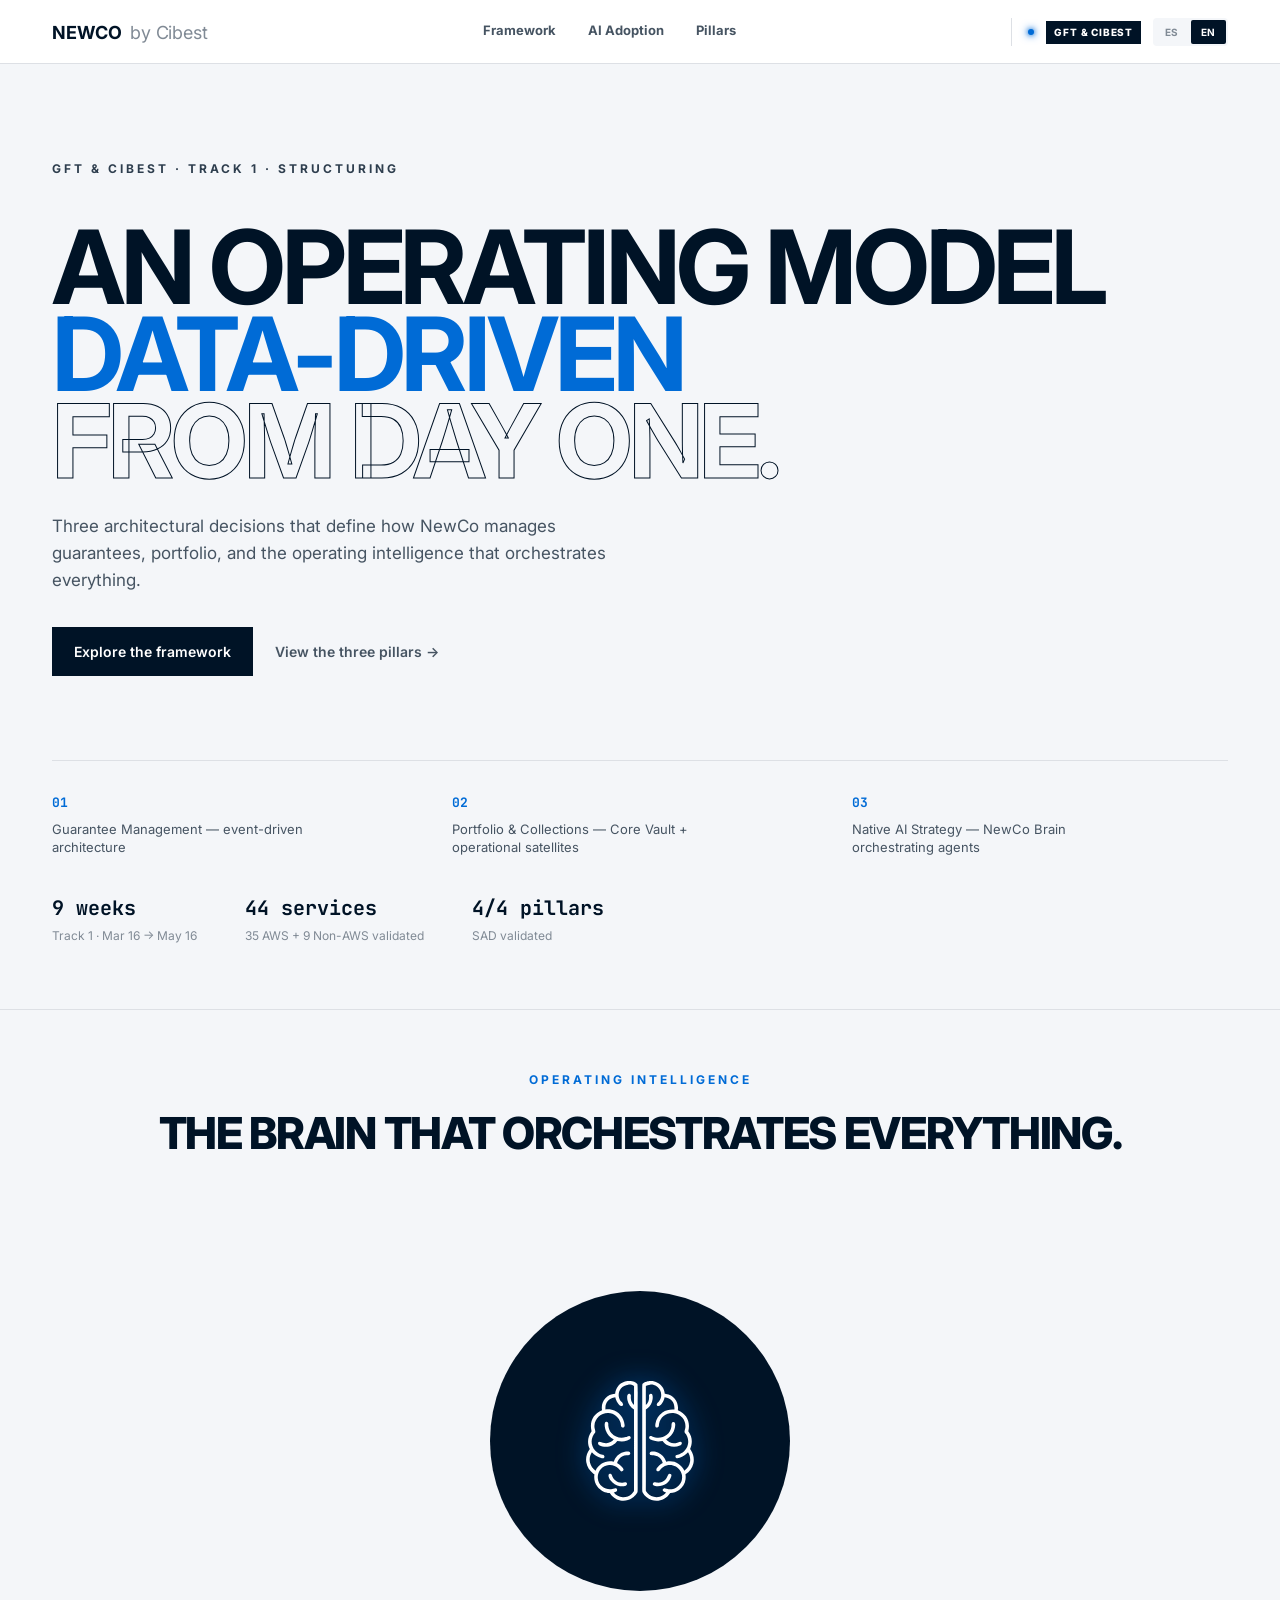
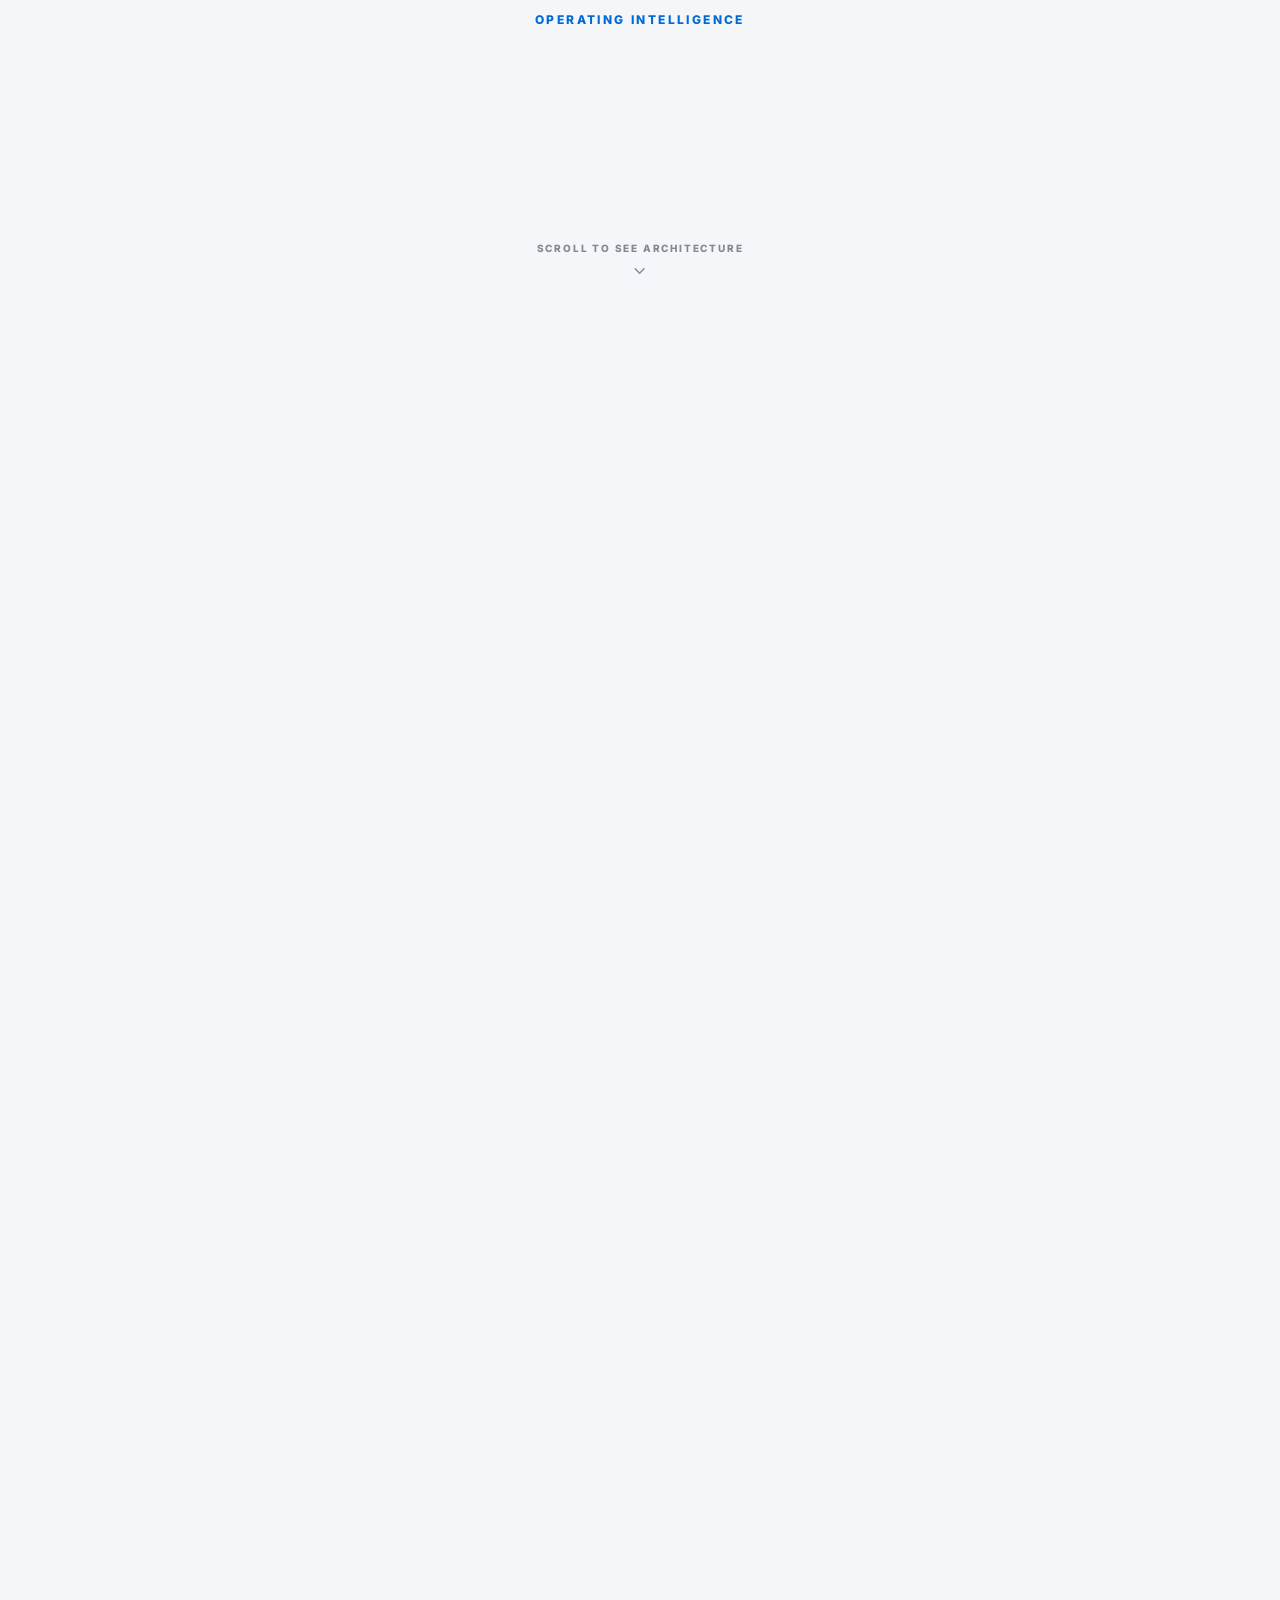
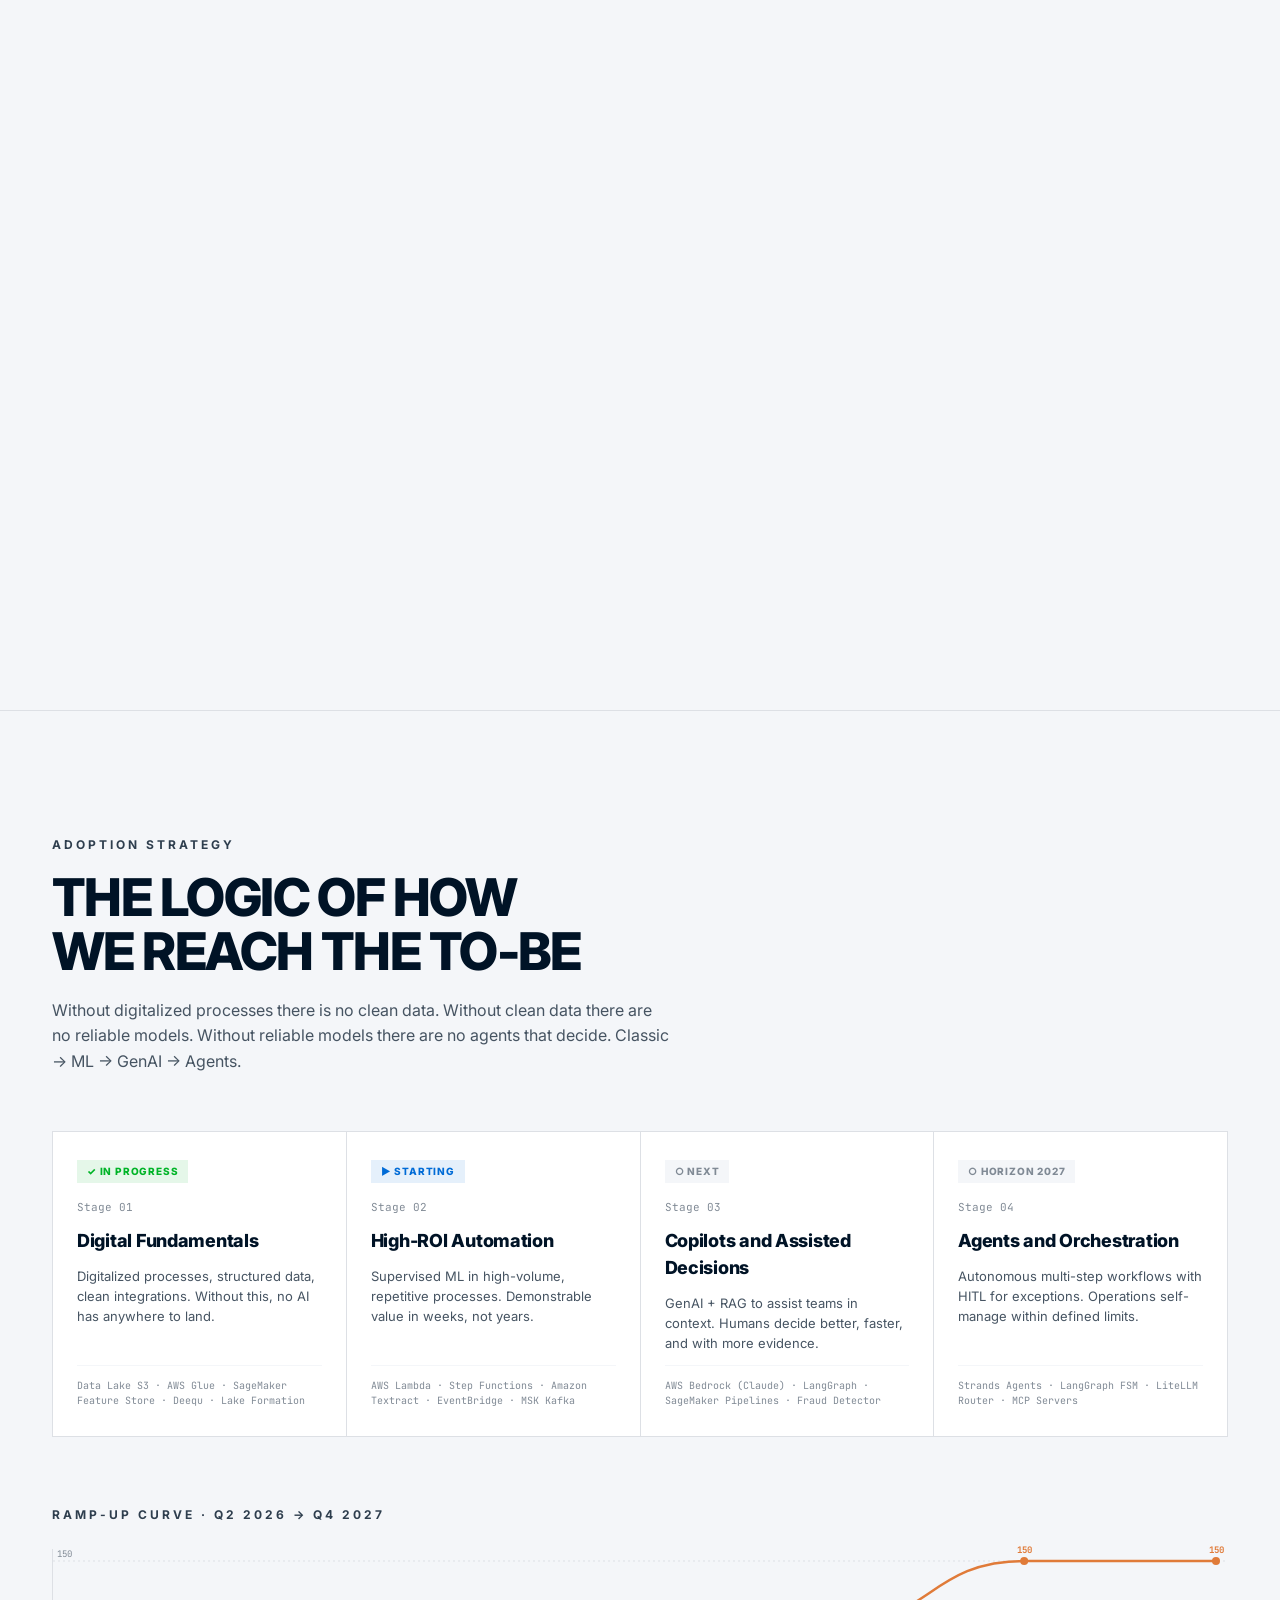
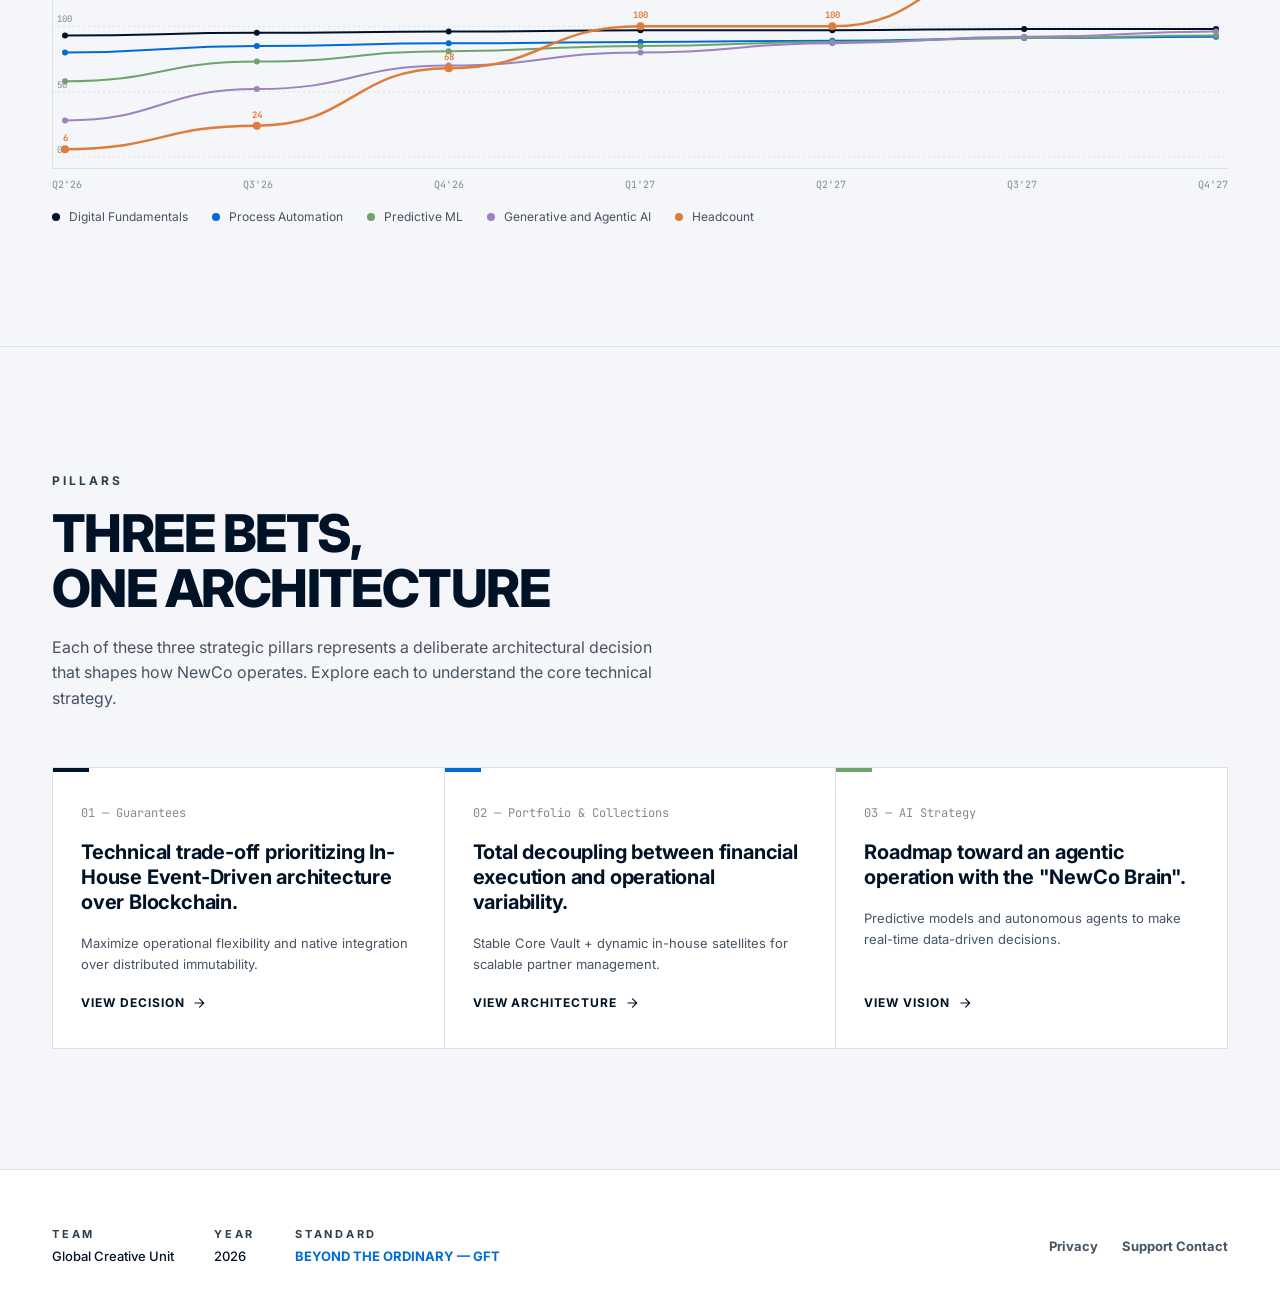
<file: index.html>
<!DOCTYPE html>
<html lang="es">
<head>
<meta charset="UTF-8" />
<meta name="viewport" content="width=device-width, initial-scale=1.0" />
<title>NewCo · Modelo Operativo Data-Driven — GFT × Grupo Cibest</title>
<link rel="stylesheet" href="styles.css" />
<link rel="stylesheet" href="framework.css" />
</head>
<body>

<!-- HEADER -->
<header class="site-header">
  <div class="site-header-inner">
    <a href="index.html" class="brand-link">
      <span class="brand-name">NEWCO<span>by Cibest</span></span>
    </a>
    <nav class="header-nav">
      <a href="#framework" data-i18n="nav.framework">Framework</a>
      <a href="#adopcion" data-i18n="nav.adopcion">Adopción IA</a>
      <a href="#pilares" data-i18n="nav.pilares">Pilares</a>
    </nav>
    <div class="gft-badge">
      <span class="glow-dot"></span>
      <span class="gft-chip" data-i18n="header.gft">GFT &amp; CIBEST</span>
      
      <!-- Language Switch -->
      <div class="language-switch" id="languageSwitch">
        <button class="lang-btn lang-btn-es active" data-lang="es" aria-label="Español">ES</button>
        <button class="lang-btn lang-btn-en" data-lang="en" aria-label="English">EN</button>
      </div>
    </div>
  </div>
</header>

<main>

  <!-- 00 · HERO -->
  <section class="hero-section" id="hero">
    <div class="container hero-inner">
      <span class="micro-label" data-i18n="hero.label">GFT &amp; Cibest · Track 1 · Estructuración</span>
      <h1 class="display-text hero-title">
        <span data-i18n="hero.title">Un modelo operativo</span><br />
        <span class="hero-accent" data-i18n="hero.accent">data-driven</span><br />
        <span class="text-stroke" data-i18n="hero.subtitle">desde el día uno.</span>
      </h1>
      <p class="hero-lede" data-i18n="hero.lede">
        Tres decisiones arquitectónicas que definen cómo NewCo gestiona garantías, cartera
        y la inteligencia operativa que lo orquesta todo.
      </p>
      <div class="hero-actions">
        <a href="#framework" class="btn-primary" data-i18n="hero.btn-primary">Explorar el framework
          <svg width="16" height="16" viewBox="0 0 24 24" fill="none" stroke="currentColor" stroke-width="2"><path stroke-linecap="round" stroke-linejoin="round" d="M19.5 8.25l-7.5 7.5-7.5-7.5"></path></svg>
        </a>
        <a href="#pilares" class="btn-ghost" data-i18n="hero.btn-secondary">Ver los tres pilares →</a>
      </div>

      <div class="hero-pillars-row">
        <div class="hero-pillar-stat">
          <span class="num mono">01</span>
          <span class="lbl" data-i18n="hero.stat1">Gestión de Garantías — arquitectura event-driven</span>
        </div>
        <div class="hero-pillar-stat">
          <span class="num mono">02</span>
          <span class="lbl" data-i18n="hero.stat2">Cartera &amp; Cobranza — Core Vault + satélites operativos</span>
        </div>
        <div class="hero-pillar-stat">
          <span class="num mono">03</span>
          <span class="lbl" data-i18n="hero.stat3">Estrategia IA Nativa — Cerebro NewCo orquestando agentes</span>
        </div>
      </div>

      <div class="hero-meta-row">
        <div class="hero-meta-item">
          <span class="val mono" data-i18n="hero.meta1">9 semanas</span>
          <span class="lbl" data-i18n="hero.meta1.desc">Track 1 · 16 mar → 16 may</span>
        </div>
        <div class="hero-meta-item">
          <span class="val mono" data-i18n="hero.meta2">44 servicios</span>
          <span class="lbl" data-i18n="hero.meta2.desc">35 AWS + 9 Non-AWS validados</span>
        </div>
        <div class="hero-meta-item">
          <span class="val mono" data-i18n="hero.meta3">4/4 pilares</span>
          <span class="lbl" data-i18n="hero.meta3.desc">SAD validado</span>
        </div>
      </div>
    </div>
  </section>

  <!-- 01 · FRAMEWORK -->
  <section class="section framework-section" id="framework">
    <div class="framework-pin-wrapper" id="frameworkPinWrapper">
      <div class="framework-stage" id="frameworkStage">

        <div class="framework-head" id="frameworkHead">
          <span class="micro-label on-brand" data-i18n="framework.label">Inteligencia Operativa</span>
          <h2 data-i18n="framework.title">El cerebro que orquesta todo.</h2>
        </div>

        <!-- ESTADO 1: blob -->
        <div class="blob-wrap" id="blobWrap">
          <div class="blob" id="blob">
            <svg viewBox="0 0 408 454" fill="currentColor" xmlns="http://www.w3.org/2000/svg">
              <path d="M156.698 0.383925C160.398 0.114042 164.005 0.0349116 167.703 0.422988C175.721 1.26424 188.623 4.57178 193.81 11.1906C196.279 14.3356 195.155 65.2828 195.155 72.9806L195.16 321.049V388.529C195.16 396.803 195.514 411.168 194.782 418.81C194.141 425.509 180.357 438.845 174.34 442.917C161.191 451.717 145.094 454.947 129.568 451.913C111.389 448.367 99.5207 438.549 89.4333 423.624C79.0624 422.739 74.1627 421.786 64.6168 417.647C56.2524 413.661 48.9286 407.785 43.2243 400.483C32.0634 386.146 29.2892 370.46 31.4899 352.813C29.8118 351.765 28.1731 350.655 26.5788 349.487C12.7645 339.62 3.49353 324.614 0.848294 307.847C-2.13621 288.606 2.86757 273.011 14.0749 257.565C3.04986 234.256 6.15063 210.968 20.8454 190.213C11.8011 155.162 26.9058 124.715 60.3815 110.915C60.0322 108.952 59.7807 106.973 59.6286 104.985C58.5075 91.025 63.0344 77.1979 72.195 66.6037C82.3255 54.9639 94.6614 49.5382 109.824 48.4093C113.111 22.3518 130.303 3.72311 156.698 0.383925ZM181.47 18.5246C173.808 15.0855 168.112 13.1985 159.553 13.8019C148.206 15.025 138.976 19.384 131.752 28.4787C125.225 36.6736 122.296 47.1616 123.63 57.5519C124.428 63.9164 128.362 74.9904 133.701 78.8371C139.231 82.8211 144.839 95.3067 133.84 94.6486C122.29 93.9576 112.601 72.5901 110.482 61.7501C84.9778 65.4921 71.2138 81.6912 73.3942 107.693C82.2901 107.085 88.5381 107.091 97.2819 109.161C124.074 115.504 143.314 138.804 145.779 166.001C146.021 168.718 146.017 171.836 144.152 174.027C142.961 175.407 141.258 176.241 139.438 176.337C137.54 176.455 135.683 175.751 134.34 174.405C131.39 171.414 132.139 163.867 130.705 158.509C124.976 137.11 106.161 121.843 83.9323 120.898C70.5588 120.36 57.5243 125.186 47.7243 134.302C38.2306 143.092 32.0125 155.914 31.5846 168.881C31.488 171.969 31.6931 175.059 32.1969 178.107C32.8606 182.035 36.4046 192.188 34.4987 194.621C22.9747 209.333 16.9189 226.394 24.0553 246.3C28.572 258.976 37.9821 269.312 50.1803 274.997C52.7876 276.213 55.4924 277.212 58.2653 277.978C62.4155 279.14 67.2869 278.821 69.0377 283.28C69.7693 285.161 69.6605 287.266 68.7379 289.061C66.2549 293.889 61.0195 292.63 56.778 291.597C42.4144 288.099 31.684 280.993 21.9596 269.925C14.4366 282.299 11.6025 295.142 15.0309 309.469C18.0154 321.671 25.3943 332.342 35.7565 339.443C48.3156 313.298 75.9858 298.344 104.654 305.651C110.309 288.529 122.542 273.959 140.558 269.298C146.587 267.733 165.81 263.599 167.13 273.049C167.386 274.953 166.864 276.878 165.681 278.39C162.527 282.452 156.912 280.476 152.422 280.796C142.282 281.6 132.854 286.318 126.135 293.955C121.833 298.903 119.48 303.957 117.392 310.12C122.953 313.503 154.825 334.659 135.715 341.894C132.265 343.199 125.347 333.443 122.456 330.591C113.095 321.327 100.16 316.599 87.0309 317.652C74.6939 318.551 63.2356 324.37 55.2301 333.802C47.2908 343.138 43.3989 355.254 44.4147 367.47C45.4043 380.17 51.2485 391.123 60.9997 399.291C70.4762 407.134 82.6851 410.872 94.9264 409.69C102.849 408.895 115.433 401.115 117.371 411.886C118.576 418.585 109.162 420.508 104.633 421.819C114.161 432.361 124.316 438.73 138.948 439.391C151.281 439.941 163.32 435.524 172.376 427.136C175.882 423.848 178.907 420.083 181.36 415.948L181.442 187.181C181.441 161.069 181.063 133.883 181.456 107.859C168.508 99.3764 159.662 88.3138 156.592 72.9503C155.387 66.9135 153.098 49.4636 161.959 48.4122C163.83 48.196 165.709 48.7376 167.177 49.9171C170.984 52.935 169.064 58.8156 169.165 63.1954C169.433 74.8832 173.705 82.5553 181.423 90.9777L181.47 18.5246Z"/>
              <path d="M76.4835 154.414C79.1489 154.807 81.5209 155.215 83.0306 157.802C84.8619 160.94 83.801 165.716 84.1417 169.238C85.1796 179.957 89.4652 189.98 96.5281 197.963C110.024 213.215 131.205 218.781 150.461 212.327C154.586 211.302 158.749 207.515 163.082 207.833C167.1 208.127 169.668 212.035 168.749 215.8C167.399 221.341 160.277 223.265 155.608 224.93C142.961 229.442 131.155 229.126 118.19 226.662C112.431 234.227 107.942 238.094 99.838 242.908C83.6154 250.87 65.8466 251.387 49.646 242.683C46.5926 241.041 43.153 234.601 46.2284 231.653C51.752 226.37 58.0502 232.151 63.7569 233.892C67.942 235.132 72.3028 235.672 76.664 235.495C88.3421 234.998 97.1506 230.036 104.906 221.599C89.7925 212.484 80.3968 203.204 74.0513 186.032C71.6682 179.583 68.7014 165.051 71.3098 158.185C72.109 156.082 74.4896 155.119 76.4835 154.414Z"/>
              <path d="M88.9475 350.507C92.9991 350.282 96.1625 351.172 97.499 355.297C103.337 373.318 118.008 385.735 137.51 384.596C140.614 384.414 146.541 382.625 149.565 383.357C156.667 385.07 156.88 392.429 150.525 396.1C142.965 398.239 136.11 398.88 128.279 397.76C114.111 395.755 101.358 388.104 92.9254 376.543C89.3245 371.624 83.6627 361.723 84.8581 355.388C85.3356 352.861 86.9626 351.813 88.9475 350.507Z"/>
              <path d="M239.753 0.390553C258.577 -2.0962 278.32 7.50829 288.728 23.0478C294.365 31.4706 296.48 38.5332 297.724 48.3964C299.155 48.4581 300.586 48.5803 302.012 48.7626C333.321 52.9584 351.778 80.1341 347.212 110.868C380.402 124.24 395.944 155.61 386.68 190.125C402.6 210.782 403.323 234.28 393.586 257.641C394.873 259.382 396.108 261.168 397.285 262.991C406.649 277.476 409.774 295.128 405.946 311.947C401.955 329.839 391.313 343.094 376.087 352.794C377.01 358.933 377.115 365.173 376.397 371.341C374.272 388.74 365.679 401.755 352.055 412.311C340.93 419.982 331.484 422.676 318.234 423.456C311.798 433.462 304.682 440.798 293.992 446.349C279.694 453.741 263.018 455.053 247.739 449.995C234.02 445.487 220.507 434.926 214.056 421.877L213.649 421.04C211.812 417.37 212.439 398.803 212.439 393.692L212.439 393.692L212.434 338.414L212.424 101.289L212.429 43.1738C212.434 33.7436 212.162 22.9236 212.779 13.6542C213.287 6.06893 233.709 1.17244 239.753 0.390553ZM256.879 15.4521C251.768 13.8471 247.614 13.5334 242.332 13.788C235.738 14.6302 232.302 15.6813 226.172 18.4599C226.168 42.3737 225.842 67.1238 226.244 90.9697C234.541 81.7435 238.709 73.6347 238.383 60.6757C238.297 57.1218 237.106 53.4048 239.662 50.6122C241.016 49.1344 242.944 48.316 244.944 48.3681C253.725 48.6054 252.361 63.1992 251.61 69.1122C249.859 83.0953 242.514 95.7714 231.25 104.239C229.589 105.517 227.895 106.747 226.163 107.926L226.158 312.656V380.251C226.158 391.601 225.841 404.703 226.229 415.958C233.445 427.404 242.867 435.275 256.328 438.295C268.271 440.994 280.8 438.836 291.15 432.29C295.648 429.429 299.423 425.883 302.907 421.868C299.117 420.715 281.211 415.47 294.165 406.594C296.687 404.862 308.846 409.584 312.109 409.546C330.149 411.876 348.212 402.401 357.199 386.721C363.348 376.059 364.98 363.384 361.731 351.512C358.448 339.606 350.543 329.509 339.781 323.456C328.957 317.369 316.138 315.895 304.218 319.369C295.624 321.862 287.972 326.82 282.139 333.586C280.67 335.285 277.856 339.903 276.143 340.755C269.133 344.238 262.802 337.457 267.444 330.543C273.77 321.13 280.488 315.723 290.135 310.292C286.422 299.037 280.847 290.515 269.952 284.978C265.411 282.72 260.496 281.308 255.448 280.806C250.385 280.322 243.073 282.945 240.829 276.576C240.187 274.743 240.317 272.728 241.188 270.991C242.011 269.379 243.499 268.197 245.255 267.762C253.4 265.733 265.635 268.307 273.272 271.547C286.651 277.892 296.547 287.697 301.61 301.827C302.06 303.085 302.476 304.363 302.859 305.645C319.722 302.205 335.541 304.186 350.122 313.833C359.649 320.154 367.191 329.045 371.866 339.476C383.604 330.504 391.375 319.743 393.437 304.77C395.15 292.597 392.379 280.213 385.637 269.934C376.68 279.653 366.99 287.323 353.921 290.683C349.519 291.817 343.83 294.405 340.011 290.658C337.403 288.146 337.394 283.083 340.203 280.901C343.323 278.48 349.194 278.188 353.045 276.844C371.243 270.288 384.106 253.923 386.178 234.691C387.336 223.585 384.743 212.194 378.771 202.539C377.422 200.357 373.1 195.857 372.617 193.514C371.971 190.35 374.268 183.663 375.024 180.128C378.082 165.832 373.794 150.488 364.602 139.313C356.07 128.902 343.729 122.333 330.326 121.071C316.913 119.886 303.577 124.069 293.241 132.703C284.288 140.239 278.277 150.506 276.095 162.088C275.55 164.993 275.727 170.114 274.598 172.489C273.416 175.034 270.77 176.568 267.975 176.331C259.936 175.662 261.602 166.293 262.54 160.789C265.353 143.825 274.856 128.699 288.915 118.803C303.136 108.777 317.286 106.59 334.23 107.6C335.728 81.9564 323.066 65.0379 297.102 61.8036C295.274 70.4092 292.351 77.7964 286.92 84.7861C284.355 88.083 282.613 90.4432 279.082 92.8056C273.469 96.5634 265.458 94.8438 267.817 86.6904C269.061 82.9677 273.846 79.4062 276.186 76.1865C285.493 64.7347 286.747 48.2647 280.134 35.2109C275.359 25.7616 266.975 18.6376 256.879 15.4521Z"/>
              <path d="M327.718 154.831C336.341 153.668 337.839 159.536 337.317 166.851C335.513 192.166 323.986 208.811 302.625 221.623C314.047 234.07 328.718 238.635 345.241 233.4C348.73 232.462 353.156 228.701 356.912 229.533C366.77 231.71 362.037 241.29 355.333 244.118C339.714 250.703 326.187 250.607 310.702 244.382C301.232 239.797 295.787 234.902 289.427 226.696C275.866 229.318 264.745 229.485 251.108 224.628C246.605 223.025 233.226 217.843 240.638 209.257C243.906 205.476 251.596 210.043 255.127 211.578C258.683 213.121 263.741 214.264 268.076 214.73C281.532 216.092 294.973 212.013 305.395 203.399C314.827 195.71 321.057 184.782 322.871 172.749C323.9 165.87 321.851 159.211 327.718 154.831Z"/>
              <path d="M314.286 350.488C319.985 350.124 324.373 353.407 322.77 359.24C314.908 387.85 289.14 401.402 261.625 397.286C261.458 397.258 261.29 397.229 261.123 397.195C257.955 396.54 254.85 395.449 253.098 392.506C252.318 391.2 252.122 389.822 252.562 388.352C253.295 385.898 255.352 383.692 257.907 383.204C260.247 382.759 262.961 383.677 265.281 384.06C272.646 385.271 280.13 384.673 287.054 381.806C308.008 373.145 306.663 354.947 314.286 350.488Z"/>
            </svg>
          </div>
          <span class="blob-label" id="blobLabel" data-i18n="framework.label">Inteligencia Operativa</span>
        </div>

        <!-- Diagrama desplegado (nodos orbitales) -->
        <div class="diagram-stage" id="diagramStage">
          <svg class="diagram-svg" id="diagramSvg"></svg>

          <!-- Nodos: posiciones en % dentro de diagram-stage -->
          <div class="node node-main node-entidad" data-id="entidades" data-i18n="node.entidades">Entidades Financieras</div>
          <div class="node node-sub" data-id="experiencias" data-i18n="node.experiencias">Experiencias de Integración</div>
          <div class="node node-sub" data-id="canal-ia" data-i18n="node.canal-ia">Canal Agéntico IA</div>
          <div class="node node-sub" data-id="apps" data-i18n="node.apps">Apps Web y Mobile</div>

          <div class="node node-main node-capacidad" data-id="capacidades" data-i18n="node.capacidades">Capacidades de Producto y Operación</div>

          <div class="node node-main node-core" data-id="core-cartera" data-i18n="node.core-cartera">Core de Cartera</div>
          <div class="node node-sub" data-id="fachada" data-i18n="node.fachada">Fachada de Aislamiento</div>
          <div class="node node-sub" data-id="motor-planes" data-i18n="node.motor-planes">Motor de Planes &amp; Riesgos</div>
          <div class="node node-sub" data-id="maestro-clientes" data-i18n="node.maestro-clientes">Maestro de Clientes</div>

          <div class="node node-main node-orquestador" data-id="orquestador" data-i18n="node.orquestador">Orquestador de IA</div>
          <div class="node node-sub" data-id="agentes" data-i18n="node.agentes">Agentes de Operación</div>
          <div class="node node-sub" data-id="guardrails" data-i18n="node.guardrails">Políticas y Guardrails IA</div>
          <div class="node node-sub" data-id="ml-satelites" data-i18n="node.ml-satelites">Modelos ML Satélites</div>

          <div class="node node-main node-datos" data-id="datos" data-i18n="node.datos">Plataforma de Datos &amp; Analítica</div>
          <div class="node node-sub" data-id="cerebro-decision" data-i18n="node.cerebro-decision">Cerebro de Decisión GFT</div>

          <div class="node node-security" data-id="seguridad" data-i18n="node.seguridad">Seguridad · Cumplimiento · Observabilidad</div>
        </div>

        <!-- Tarjeta de specs -->
        <div class="specs-card" id="specsCard">
          <span class="specs-badge" id="specsBadge" data-i18n="specs.badge">MODELO: LANGCHAIN ENGINE</span>
          <span class="specs-title" id="specsTitle" data-i18n="specs.title">ORQUESTADOR DE IA Y AGENTES COGNITIVOS</span>
          <p class="specs-desc" id="specsDesc" data-i18n="specs.desc">Capa cognitiva central que distribuye peticiones generativas, orquesta llamadas RAG dinámicas en NestJS y sincroniza agentes de negocio configurados bajo estrictos guardrails y políticas de seguridad contra alucinaciones.</p>
          <span class="specs-tech mono" id="specsTech">BigQuery, GFT Decision</span>
        </div>

        <div class="scroll-hint" id="scrollHint">
          <span data-i18n="framework.scroll">Hacer scroll para ver arquitectura</span>
          <svg width="14" height="14" viewBox="0 0 24 24" fill="none" stroke="currentColor" stroke-width="2.5"><path stroke-linecap="round" stroke-linejoin="round" d="M19.5 8.25l-7.5 7.5-7.5-7.5"></path></svg>
        </div>

      </div>
    </div>
  </section>

  <!-- 02 · MAPA DE ADOPCIÓN IA -->
  <section class="section" id="adopcion">
    <div class="container">
      <div class="section-head">
        <span class="micro-label" data-i18n="adopcion.label">Estrategia de Adopción</span>
        <h2><span data-i18n="adopcion.title">La lógica de cómo</span><br/><span data-i18n="adopcion.subtitle">se llega al TO-BE</span></h2>
        <p data-i18n="adopcion.intro">Sin procesos digitalizados no hay datos limpios. Sin datos limpios no hay modelos confiables. Sin modelos confiables no hay agentes que decidan. Clásico → ML → GenAI → Agentes.</p>
      </div>

      <div class="stages-grid">
        <div class="stage-card">
          <span class="stage-status status-done" data-i18n="stage.1.status">✓ En proceso</span>
          <span class="stage-num mono" data-i18n="stage.1.num">Etapa 01</span>
          <h3 data-i18n="stage.1.title">Fundamentos Digitales</h3>
          <p data-i18n="stage.1.desc">Procesos digitalizados, datos estructurados, integraciones limpias. Sin esto, ninguna IA tiene dónde aterrizar.</p>
          <span class="stage-stack mono" data-i18n="stage.1.stack">Data Lake S3 · AWS Glue · SageMaker Feature Store · Deequ · Lake Formation</span>
        </div>
        <div class="stage-card">
          <span class="stage-status status-progress" data-i18n="stage.2.status">▶ Arrancando</span>
          <span class="stage-num mono" data-i18n="stage.2.num">Etapa 02</span>
          <h3 data-i18n="stage.2.title">Automatización de Alto ROI</h3>
          <p data-i18n="stage.2.desc">ML supervisado en procesos de alto volumen y repetición. Valor demostrable en semanas, no años.</p>
          <span class="stage-stack mono" data-i18n="stage.2.stack">AWS Lambda · Step Functions · Amazon Textract · EventBridge · MSK Kafka</span>
        </div>
        <div class="stage-card">
          <span class="stage-status status-next" data-i18n="stage.3.status">○ Siguiente</span>
          <span class="stage-num mono" data-i18n="stage.3.num">Etapa 03</span>
          <h3 data-i18n="stage.3.title">Copilotos y Decisión Asistida</h3>
          <p data-i18n="stage.3.desc">GenAI + RAG para asistir al equipo en su contexto. El humano decide mejor, más rápido y con más evidencia.</p>
          <span class="stage-stack mono" data-i18n="stage.3.stack">AWS Bedrock (Claude) · LangGraph · SageMaker Pipelines · Fraud Detector</span>
        </div>
        <div class="stage-card">
          <span class="stage-status status-next" data-i18n="stage.4.status">○ Horizonte 2027</span>
          <span class="stage-num mono" data-i18n="stage.4.num">Etapa 04</span>
          <h3 data-i18n="stage.4.title">Agentes y Orquestación</h3>
          <p data-i18n="stage.4.desc">Workflows autónomos multi-paso con HITL para excepciones. La operación se auto-gestiona dentro de límites definidos.</p>
          <span class="stage-stack mono" data-i18n="stage.4.stack">Strands Agents · LangGraph FSM · LiteLLM Router · MCP Servers</span>
        </div>
      </div>

      <!-- Curva de ramp-up -->
      <div class="rampup-block">
        <span class="micro-label" data-i18n="rampup.label">Curva de ramp-up · Q2 2026 → Q4 2027</span>
        <div class="rampup-chart" id="rampupChart"></div>
        <div class="rampup-legend">
          <span><i class="dot dot-1"></i> <span data-i18n="rampup.legend.1">Fundamentos Digitales</span></span>
          <span><i class="dot dot-2"></i> <span data-i18n="rampup.legend.2">Automatización de Procesos</span></span>
          <span><i class="dot dot-3"></i> <span data-i18n="rampup.legend.3">ML Predictivo</span></span>
          <span><i class="dot dot-4"></i> <span data-i18n="rampup.legend.4">IA Generativa y Agentiva</span></span>
          <span><i class="dot dot-5"></i> <span data-i18n="rampup.legend.5">Personas</span></span>
        </div>
      </div>

    </div>
  </section>

  <!-- 03 · SELECTOR DE PILARES -->
  <section class="section" id="pilares">
    <div class="container">
      <div class="section-head">
        <span class="micro-label" data-i18n="pilares.summary">Resumen ejecutivo</span>
        <h2><span data-i18n="pilares.title1">Tres apuestas,</span><br/><span data-i18n="pilares.title2">una arquitectura</span></h2>
        <p data-i18n="pilares.intro">Cada pilar es una decisión de diseño deliberada. Selecciona un pilar para entrar a su página dedicada.</p>
      </div>

      <div class="pillars-grid">
        <a href="pilar-garantias.html" class="pillar-card">
          <span class="pillar-swatch swatch-1"></span>
          <span class="pillar-idx mono" data-i18n="pillar.card1.idx">01 — Garantías</span>
          <h3 data-i18n="pillar.card1.title">Trade-off técnico que prioriza arquitectura In-House Event-Driven sobre Blockchain.</h3>
          <p data-i18n="pillar.card1.desc">Maximizar flexibilidad operativa e integración nativa por encima de la inmutabilidad distribuida.</p>
          <span class="pillar-arrow"><span data-i18n="pillar.card1.cta">Ver decisión</span>
            <svg width="14" height="14" viewBox="0 0 24 24" fill="none" stroke="currentColor" stroke-width="2"><path stroke-linecap="round" stroke-linejoin="round" d="M5 12h14M13 5l7 7-7 7"></path></svg>
          </span>
        </a>

        <a href="pilar-cartera.html" class="pillar-card">
          <span class="pillar-swatch swatch-2"></span>
          <span class="pillar-idx mono" data-i18n="pillar.card2.idx">02 — Cartera &amp; Cobranza</span>
          <h3 data-i18n="pillar.card2.title">Desacople total entre la ejecución financiera y la variabilidad operativa.</h3>
          <p data-i18n="pillar.card2.desc">Core Vault estable + satélites in-house dinámicos para una gestión escalable por aliado.</p>
          <span class="pillar-arrow"><span data-i18n="pillar.card2.cta">Ver arquitectura</span>
            <svg width="14" height="14" viewBox="0 0 24 24" fill="none" stroke="currentColor" stroke-width="2"><path stroke-linecap="round" stroke-linejoin="round" d="M5 12h14M13 5l7 7-7 7"></path></svg>
          </span>
        </a>

        <a href="pilar-ia.html" class="pillar-card">
          <span class="pillar-swatch swatch-3"></span>
          <span class="pillar-idx mono" data-i18n="pillar.card3.idx">03 — Estrategia IA</span>
          <h3 data-i18n="pillar.card3.title">Roadmap hacia una operación agéntica con el "Cerebro NewCo".</h3>
          <p data-i18n="pillar.card3.desc">Modelos predictivos y agentes autónomos para tomar decisiones basadas en datos en tiempo real.</p>
          <span class="pillar-arrow"><span data-i18n="pillar.card3.cta">Ver visión</span>
            <svg width="14" height="14" viewBox="0 0 24 24" fill="none" stroke="currentColor" stroke-width="2"><path stroke-linecap="round" stroke-linejoin="round" d="M5 12h14M13 5l7 7-7 7"></path></svg>
          </span>
        </a>
      </div>
    </div>
  </section>

</main>

<!-- FOOTER -->
<footer class="site-footer">
  <div class="footer-inner">
    <div class="footer-meta">
      <div class="footer-meta-item">
        <span class="label micro-label" data-i18n="footer.team">Team</span>
        <span class="value" data-i18n="footer.value.team">Global Creative Unit</span>
      </div>
      <div class="footer-meta-item">
        <span class="label micro-label" data-i18n="footer.year">Year</span>
        <span class="value" data-i18n="footer.value.year">2026</span>
      </div>
      <div class="footer-meta-item">
        <span class="label micro-label" data-i18n="footer.standard">Standard</span>
        <span class="value brand" data-i18n="footer.value.standard">Beyond the Ordinary — GFT</span>
      </div>
    </div>
    <div class="footer-links">
      <a href="#" data-i18n="footer.privacy">Privacidad</a>
      <a href="#" data-i18n="footer.contact">Contacto Soporte</a>
    </div>
  </div>
</footer>

<style>
  /* ---------- Hero ---------- */
  .hero-section { padding: 96px 0 64px; }
  .hero-inner { display: flex; flex-direction: column; gap: 28px; }
  .hero-title { margin-top: 18px; }
  .hero-accent { color: var(--text-brand); }
  .hero-lede { font-size: 17px; color: var(--text-secondary); max-width: 560px; line-height: 1.6; }
  .hero-actions { display: flex; gap: 16px; align-items: center; flex-wrap: wrap; margin-top: 4px; }

  .hero-pillars-row {
    display: grid; grid-template-columns: repeat(3, 1fr); gap: 24px;
    margin-top: 56px; padding-top: 32px; border-top: 1px solid var(--border-default);
  }
  .hero-pillar-stat { display: flex; flex-direction: column; gap: 8px; }
  .hero-pillar-stat .num { font-size: 13px; color: var(--text-brand); font-weight: 700; }
  .hero-pillar-stat .lbl { font-size: 13px; color: var(--text-secondary); line-height: 1.4; max-width: 280px; }

  .hero-meta-row { display: flex; gap: 48px; flex-wrap: wrap; margin-top: 8px; }
  .hero-meta-item { display: flex; flex-direction: column; gap: 4px; }
  .hero-meta-item .val { font-size: 20px; font-weight: 700; color: var(--text-primary); }
  .hero-meta-item .lbl { font-size: 12px; color: var(--text-tertiary); }

  @media (max-width: 880px) {
    .hero-pillars-row { grid-template-columns: 1fr; gap: 20px; }
  }

  /* ---------- Adopción IA ---------- */
  .stages-grid { display: grid; grid-template-columns: repeat(4, 1fr); gap: 1px; background: var(--border-default); border: 1px solid var(--border-default); }
  .stage-card { background: #FFFFFF; padding: 28px 24px; display: flex; flex-direction: column; gap: 12px; min-height: 260px; }
  .stage-status { font-size: 10px; font-weight: 800; letter-spacing: 0.08em; text-transform: uppercase; padding: 4px 10px; width: fit-content; }
  .status-done { background: rgba(0,180,39,0.1); color: var(--feedback-success); }
  .status-progress { background: rgba(0,107,214,0.1); color: var(--text-brand); }
  .status-next { background: var(--surface-page); color: var(--text-tertiary); }
  .stage-num { font-size: 11px; color: var(--text-tertiary); margin-top: 4px; }
  .stage-card h3 { font-size: 18px; font-weight: 800; letter-spacing: -0.015em; }
  .stage-card p { font-size: 13px; color: var(--text-secondary); line-height: 1.55; flex: 1; }
  .stage-stack { font-size: 10px; color: var(--text-tertiary); line-height: 1.5; padding-top: 12px; border-top: 1px solid var(--surface-page); }

  @media (max-width: 1024px) { .stages-grid { grid-template-columns: repeat(2, 1fr); } }
  @media (max-width: 640px) { .stages-grid { grid-template-columns: 1fr; } }

  .rampup-block, .tobe-block { margin-top: 64px; }
  .rampup-chart { margin-top: 24px; height: 220px; position: relative; border-left: 1px solid var(--border-default); border-bottom: 1px solid var(--border-default); }
  .rampup-legend { display: flex; gap: 24px; margin-top: 16px; flex-wrap: wrap; font-size: 12px; color: var(--text-secondary); }
  .rampup-legend .dot { display: inline-block; width: 8px; height: 8px; border-radius: 50%; margin-right: 6px; }
  .dot-1 { background: var(--text-primary); }
  .dot-2 { background: var(--text-brand); }
  .dot-3 { background: #6CA46C; }
  .dot-4 { background: #9C82C1; }
  .dot-5 { background: #E07B39; }

  .tobe-bars { margin-top: 24px; display: flex; flex-direction: column; gap: 14px; }
  .tobe-row { display: grid; grid-template-columns: 220px 1fr 60px; align-items: center; gap: 14px; }
  .tobe-label { font-size: 13px; font-weight: 600; color: var(--text-primary); }
  .tobe-track { position: relative; height: 10px; background: var(--surface-page); border: 1px solid var(--border-default); }
  .tobe-fill-asis { position: absolute; top: 0; left: 0; height: 100%; background: var(--text-tertiary); opacity: 0.5; }
  .tobe-fill-tobe { position: absolute; top: 0; left: 0; height: 100%; background: var(--text-brand); opacity: 0.85; }
  .tobe-value { font-size: 11px; color: var(--text-tertiary); font-family: var(--font-mono); text-align: right; }

  /* ---------- Pilares ---------- */
  .pillars-grid { display: grid; grid-template-columns: repeat(3, 1fr); gap: 1px; background: var(--border-default); border: 1px solid var(--border-default); }
  .pillar-card {
    background: #FFFFFF; padding: 36px 28px; display: flex; flex-direction: column; gap: 18px;
    min-height: 280px; position: relative; transition: background 0.2s ease;
  }
  .pillar-card:hover { background: var(--surface-page); }
  .pillar-swatch { position: absolute; top: 0; left: 0; width: 36px; height: 4px; }
  .swatch-1 { background: var(--text-primary); }
  .swatch-2 { background: var(--text-brand); }
  .swatch-3 { background: #6CA46C; }
  .pillar-idx { font-size: 12px; color: var(--text-tertiary); }
  .pillar-card h3 { font-size: 20px; font-weight: 700; line-height: 1.25; letter-spacing: -0.01em; }
  .pillar-card p { font-size: 13px; color: var(--text-secondary); line-height: 1.6; flex: 1; }
  .pillar-arrow { display: inline-flex; align-items: center; gap: 8px; font-size: 12px; font-weight: 700; text-transform: uppercase; letter-spacing: 0.08em; color: var(--text-primary); }
  .pillar-card:hover .pillar-arrow { color: var(--text-brand); }

  @media (max-width: 880px) { .pillars-grid { grid-template-columns: 1fr; } }
</style>

<script src="framework.js"></script>
<script src="framework-scroll.js"></script>
<script src="i18n.js"></script>
<script src="main.js"></script>
</body>
</html>
</file>
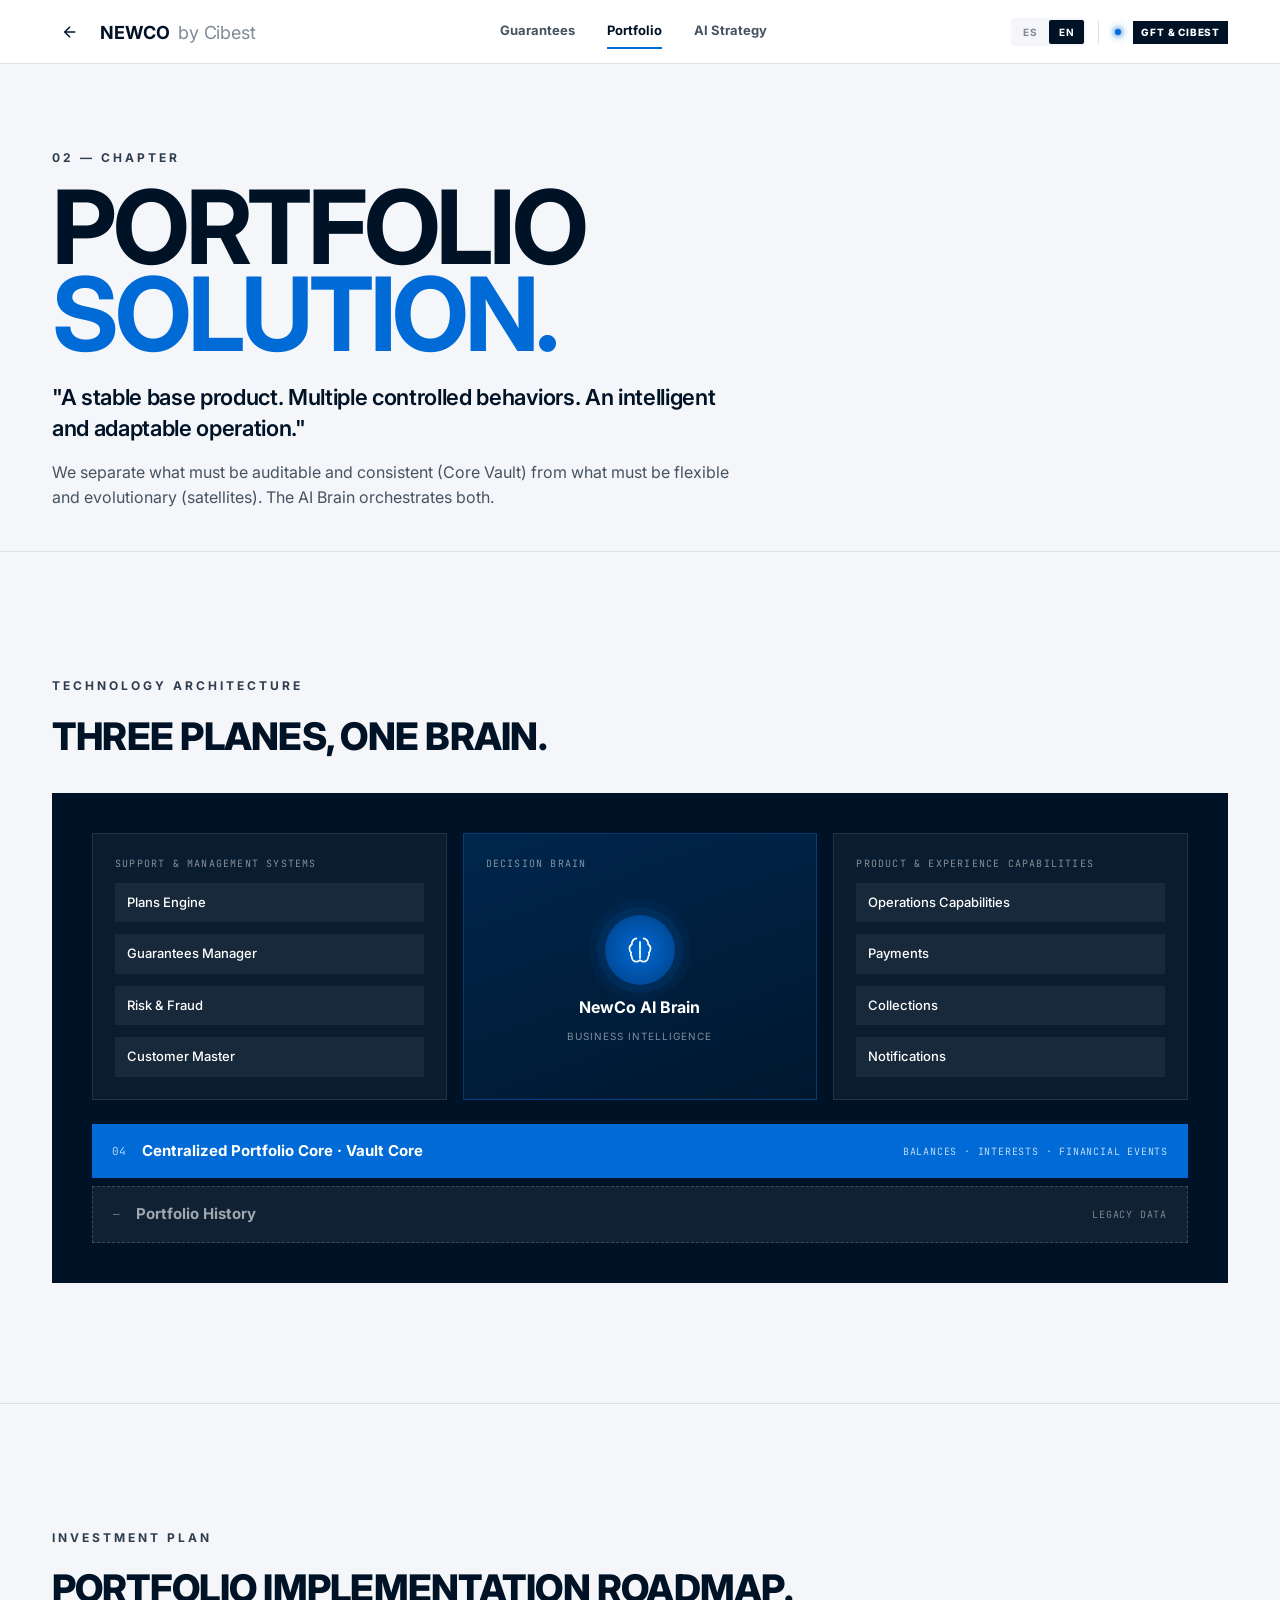
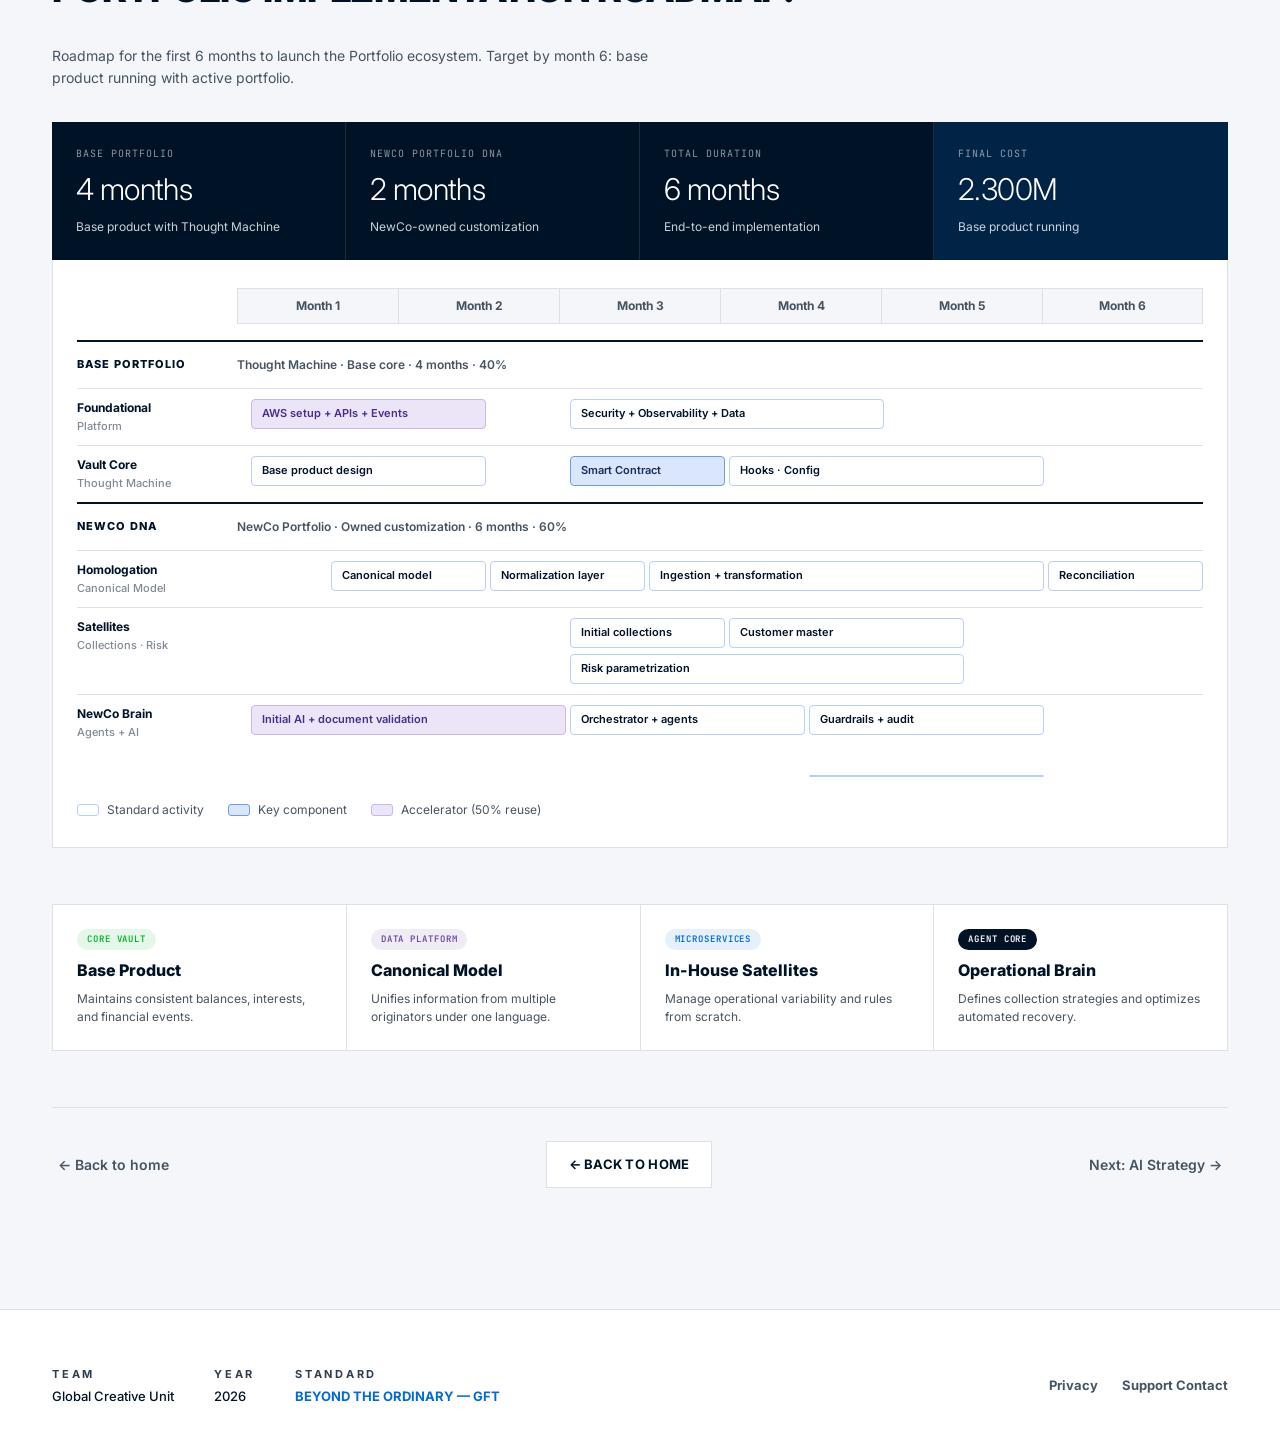
<file: pilar-cartera.html>
<!DOCTYPE html>
<html lang="es">
<head>
<meta charset="UTF-8" />
<meta name="viewport" content="width=device-width, initial-scale=1.0" />
<title>Solución de Cartera — NewCo · GFT × Grupo Cibest</title>
<link rel="stylesheet" href="styles.css" />
</head>
<body>

<header class="site-header">
  <div class="site-header-inner">
    <a href="index.html" class="brand-link">
      <span class="back-arrow">
        <svg width="18" height="18" viewBox="0 0 24 24" fill="none" stroke="currentColor" stroke-width="2"><line x1="19" y1="12" x2="5" y2="12"></line><polyline points="12 19 5 12 12 5"></polyline></svg>
      </span>
      <span class="brand-name">NEWCO<span>by Cibest</span></span>
    </a>
    <nav class="header-nav">
      <a href="pilar-garantias.html" data-i18n="nav.garantias">Garantías</a>
      <a href="pilar-cartera.html" class="active" data-i18n="nav.cartera">Cartera</a>
      <a href="pilar-ia.html" data-i18n="nav.estrategia">Estrategia IA</a>
    </nav>
    <div class="header-actions">
      <div class="lang-switch">
        <button class="lang-btn active" data-lang="es">ES</button>
        <button class="lang-btn" data-lang="en">EN</button>
      </div>
      <div class="gft-badge">
        <span class="glow-dot"></span>
        <span class="gft-chip">GFT &amp; CIBEST</span>
      </div>
    </div>
  </div>
</header>

<main>
  <section class="section pillar-hero">
    <div class="container">
      <span class="micro-label" data-i18n="cartera.chapter">02 — Capítulo</span>
      <h1 class="display-text"><span data-i18n="cartera.title1">Solución de</span><br/><span class="accent" data-i18n="cartera.title2">Cartera.</span></h1>
      <p class="quote-text-lede" data-i18n="cartera.quote">"Un producto base estable. Múltiples comportamientos controlados. Una operación inteligente y adaptable."</p>
      <p class="pillar-lede" data-i18n="cartera.lede">
        Separamos lo que <em>debe ser auditable y consistente</em> (el Core Vault) de lo que
        <em>debe ser flexible y evolutivo</em> (los satélites). El Cerebro IA orquesta ambos.
      </p>
    </div>
  </section>

  <!-- Arquitectura tres planos -->
  <section class="section">
    <div class="container">
      <span class="micro-label" data-i18n="cartera.arch.label">Arquitectura tecnológica</span>
      <h2 class="section-title" data-i18n="cartera.arch.title">Tres planos, un cerebro.</h2>

      <div class="arch-dark-card">
        <div class="arch-grid">
          <div class="arch-col">
            <span class="arch-col-head" data-i18n="cartera.arch.col1.head">Sistemas de Soporte &amp; Gestión</span>
            <div class="arch-tile" data-i18n="cartera.arch.col1.tile1">Motor de Planes</div>
            <div class="arch-tile" data-i18n="cartera.arch.col1.tile2">Gestor de Garantías</div>
            <div class="arch-tile" data-i18n="cartera.arch.col1.tile3">Riesgos y Fraude</div>
            <div class="arch-tile" data-i18n="cartera.arch.col1.tile4">Maestro de Clientes</div>
          </div>
          <div class="arch-col arch-col-brain">
            <span class="arch-col-head" data-i18n="cartera.arch.col2.head">Cerebro de Decisión</span>
            <div class="arch-brain-center">
              <div class="arch-brain-ring">
                <svg width="28" height="28" viewBox="0 0 24 24" fill="none" stroke="currentColor" stroke-width="1.5">
                  <path d="M9.5 2A4.5 4.5 0 0 0 5 6.5v.55A4.5 4.5 0 0 0 3 11a4.5 4.5 0 0 0 1.34 3.2A4 4 0 0 0 5 18a4 4 0 0 0 4 4 3.5 3.5 0 0 0 3-1.7" />
                  <path d="M14.5 2A4.5 4.5 0 0 1 19 6.5v.55A4.5 4.5 0 0 1 21 11a4.5 4.5 0 0 1-1.34 3.2A4 4 0 0 1 19 18a4 4 0 0 1-4 4 3.5 3.5 0 0 1-3-1.7" />
                  <path d="M12 4.5v15" />
                </svg>
              </div>
              <span class="arch-brain-title" data-i18n="cartera.arch.col2.title">Cerebro NewCo IA</span>
              <span class="arch-brain-sub" data-i18n="cartera.arch.col2.sub">Inteligencia de negocio</span>
            </div>
          </div>
          <div class="arch-col">
            <span class="arch-col-head" data-i18n="cartera.arch.col3.head">Capacidades de Producto &amp; Experiencia</span>
            <div class="arch-tile" data-i18n="cartera.arch.col3.tile1">Capacidades de Operación</div>
            <div class="arch-tile" data-i18n="cartera.arch.col3.tile2">Pagos</div>
            <div class="arch-tile" data-i18n="cartera.arch.col3.tile3">Cobranza</div>
            <div class="arch-tile" data-i18n="cartera.arch.col3.tile4">Notificaciones</div>
          </div>
        </div>

        <div class="arch-core-stack">
          <div class="arch-core-bar primary">
            <span class="num mono">04</span>
            <span class="title" data-i18n="cartera.arch.core.primary.title">Core de Cartera Centralizado · Vault Core</span>
            <span class="meta mono" data-i18n="cartera.arch.core.primary.meta">Saldos · Intereses · Eventos financieros</span>
          </div>
          <div class="arch-core-bar secondary">
            <span class="num mono">—</span>
            <span class="title" data-i18n="cartera.arch.core.secondary.title">Histórico de Cartera</span>
            <span class="meta mono" data-i18n="cartera.arch.core.secondary.meta">Data Legacy</span>
          </div>
        </div>
      </div>
    </div>
  </section>

  <!-- Métricas roadmap -->
  <section class="section">
    <div class="container">
      <span class="micro-label" data-i18n="cartera.plan.label">Plan de inversión</span>
      <h2 class="section-title" data-i18n="cartera.plan.title">Roadmap de implementación de Cartera.</h2>
      <p class="section-text" data-i18n="cartera.plan.desc">Hoja de ruta de los primeros 6 meses para la puesta en marcha del ecosistema de Cartera. Objetivo al mes 6: producto base funcionando con cartera activa.</p>

      <div class="roadmap-stats">
        <div class="rm-stat">
          <span class="lbl mono" data-i18n="cartera.stats.base.label">Cartera Base</span>
          <span class="big" data-i18n="cartera.stats.base.value">4 meses</span>
          <span class="desc" data-i18n="cartera.stats.base.desc">Producto base con Thought Machine</span>
        </div>
        <div class="rm-stat">
          <span class="lbl mono" data-i18n="cartera.stats.dna.label">ADN NewCo Cartera</span>
          <span class="big" data-i18n="cartera.stats.dna.value">2 meses</span>
          <span class="desc" data-i18n="cartera.stats.dna.desc">Personalización propia de NewCo</span>
        </div>
        <div class="rm-stat">
          <span class="lbl mono" data-i18n="cartera.stats.total.label">Duración Total</span>
          <span class="big" data-i18n="cartera.stats.total.value">6 meses</span>
          <span class="desc" data-i18n="cartera.stats.total.desc">Implementación end-to-end</span>
        </div>
        <div class="rm-stat highlight">
          <span class="lbl mono" data-i18n="cartera.stats.cost.label">Costo Final</span>
          <span class="big">2.300M</span>
          <span class="desc" data-i18n="cartera.stats.cost.desc">Producto base funcionando</span>
        </div>
      </div>

      <!-- Timeline -->
      <div class="rm-board">
        <div class="rm-months">
          <span></span>
          <span data-i18n="cartera.month.1">Mes 1</span><span data-i18n="cartera.month.2">Mes 2</span><span data-i18n="cartera.month.3">Mes 3</span><span data-i18n="cartera.month.4">Mes 4</span><span data-i18n="cartera.month.5">Mes 5</span><span data-i18n="cartera.month.6">Mes 6</span>
        </div>

        <div class="rm-band">
          <span class="rm-band-lbl" data-i18n="cartera.band.base">Cartera Base</span>
          <span class="rm-band-tag base" data-i18n="cartera.band.base.tag">Thought Machine · Core básico · 4 meses · 40%</span>
        </div>
        <div class="rm-lane">
          <span class="rm-lane-lbl"><span data-i18n="cartera.lane.foundation.title">Fundacional</span><br/><i data-i18n="cartera.lane.foundation.sub">Plataforma</i></span>
          <div class="rm-lane-track">
            <div class="bar accel" style="grid-column: 1 / span 3;" data-i18n="cartera.bar.foundation.1">Setup AWS + APIs + Eventos</div>
            <div class="bar std" style="grid-column: 5 / span 4;" data-i18n="cartera.bar.foundation.2">Seguridad + Observabilidad + Datos</div>
          </div>
        </div>
        <div class="rm-lane">
          <span class="rm-lane-lbl"><span data-i18n="cartera.lane.vault.title">Vault Core</span><br/><i data-i18n="cartera.lane.vault.sub">Thought Machine</i></span>
          <div class="rm-lane-track">
            <div class="bar std" style="grid-column: 1 / span 3;" data-i18n="cartera.bar.vault.1">Diseño producto base</div>
            <div class="bar key" style="grid-column: 5 / span 2;" data-i18n="cartera.bar.vault.2">Smart Contract</div>
            <div class="bar std" style="grid-column: 7 / span 4;" data-i18n="cartera.bar.vault.3">Hooks · Config</div>
          </div>
        </div>

        <div class="rm-band">
          <span class="rm-band-lbl" data-i18n="cartera.band.dna">ADN NewCo</span>
          <span class="rm-band-tag dna" data-i18n="cartera.band.dna.tag">Cartera NewCo · Personalización propia · 6 meses · 60%</span>
        </div>
        <div class="rm-lane">
          <span class="rm-lane-lbl"><span data-i18n="cartera.lane.homolog.title">Homologación</span><br/><i data-i18n="cartera.lane.homolog.sub">Canonical Model</i></span>
          <div class="rm-lane-track">
            <div class="bar std" style="grid-column: 2 / span 2;" data-i18n="cartera.bar.homolog.1">Modelo canónico</div>
            <div class="bar std" style="grid-column: 4 / span 2;" data-i18n="cartera.bar.homolog.2">Normalization layer</div>
            <div class="bar std" style="grid-column: 6 / span 5;" data-i18n="cartera.bar.homolog.3">Ingesta + transformación</div>
            <div class="bar std" style="grid-column: 11 / span 2;" data-i18n="cartera.bar.homolog.4">Reconciliación</div>
          </div>
        </div>
        <div class="rm-lane">
          <span class="rm-lane-lbl"><span data-i18n="cartera.lane.sat.title">Satélites</span><br/><i data-i18n="cartera.lane.sat.sub">Cobranza · Riesgo</i></span>
          <div class="rm-lane-track">
            <div class="bar std" style="grid-column: 5 / span 2;" data-i18n="cartera.bar.sat.1">Cobranza inicial</div>
            <div class="bar std" style="grid-column: 7 / span 3;" data-i18n="cartera.bar.sat.2">Maestro de clientes</div>
            <div class="bar std" style="grid-column: 5 / span 5;" data-i18n="cartera.bar.sat.3">Parametrización de Riesgos</div>
          </div>
        </div>
        <div class="rm-lane">
          <span class="rm-lane-lbl"><span data-i18n="cartera.lane.brain.title">Cerebro NewCo</span><br/><i data-i18n="cartera.lane.brain.sub">Agentes + IA</i></span>
          <div class="rm-lane-track">
            <div class="bar accel" style="grid-column: 1 / span 4;" data-i18n="cartera.bar.brain.1">IA inicial + validación documental</div>
            <div class="bar std" style="grid-column: 5 / span 3;" data-i18n="cartera.bar.brain.2">Orquestador + agentes</div>
            <div class="bar std" style="grid-column: 8 / span 3;" data-i18n="cartera.bar.brain.3">Guardrails + auditoría</div>
            <div class="bar std" style="grid-column: 8 / span 3; margin-top:34px;" data-i18n="cartera.bar.brain.4">Afinación y pruebas</div>
          </div>
        </div>

        <div class="rm-legend">
          <span><i class="lg-sw std"></i><span data-i18n="cartera.legend.std">Actividad estándar</span></span>
          <span><i class="lg-sw key"></i><span data-i18n="cartera.legend.key">Componente clave</span></span>
          <span><i class="lg-sw accel"></i><span data-i18n="cartera.legend.accel">Acelerador (50% reuso)</span></span>
        </div>
      </div>

      <!-- 4 módulos -->
      <div class="modules-grid">
        <div class="mod-card"><span class="tag tag-2 mono">Core Vault</span><h4 data-i18n="cartera.modules.1.title">Producto Base</h4><p data-i18n="cartera.modules.1.desc">Mantiene saldos, intereses y eventos financieros consistentes.</p></div>
        <div class="mod-card"><span class="tag tag-3 mono">Data Platform</span><h4 data-i18n="cartera.modules.2.title">Modelo Canónico</h4><p data-i18n="cartera.modules.2.desc">Unifica información de múltiples originadores bajo un lenguaje único.</p></div>
        <div class="mod-card"><span class="tag tag-1 mono">Microservices</span><h4 data-i18n="cartera.modules.3.title">Satélites In-House</h4><p data-i18n="cartera.modules.3.desc">Gestionan la variabilidad y reglas operativas desde cero.</p></div>
        <div class="mod-card"><span class="tag tag-4 mono">Agent Core</span><h4 data-i18n="cartera.modules.4.title">Cerebro Operativo</h4><p data-i18n="cartera.modules.4.desc">Define estrategias de cobranza y optimiza la recuperación automática.</p></div>
      </div>

      <div class="pillar-nav-back">
        <a href="pilar-garantias.html" class="btn-ghost" data-i18n="garantias.back">← Anterior: Garantías</a>
        <a href="index.html" class="btn-outline" data-i18n="cartera.back">Volver al inicio</a>
        <a href="pilar-ia.html" class="btn-ghost" data-i18n="cartera.next">Siguiente: Estrategia IA →</a>
      </div>
    </div>
  </section>
</main>

<footer class="site-footer">
  <div class="footer-inner">
    <div class="footer-meta">
      <div class="footer-meta-item"><span class="label micro-label" data-i18n="footer.team">Team</span><span class="value" data-i18n="footer.value.team">Global Creative Unit</span></div>
      <div class="footer-meta-item"><span class="label micro-label" data-i18n="footer.year">Year</span><span class="value" data-i18n="footer.value.year">2026</span></div>
      <div class="footer-meta-item"><span class="label micro-label" data-i18n="footer.standard">Standard</span><span class="value brand" data-i18n="footer.value.standard">Beyond the Ordinary — GFT</span></div>
    </div>
    <div class="footer-links"><a href="#" data-i18n="footer.privacy">Privacidad</a><a href="#" data-i18n="footer.contact">Contacto Soporte</a></div>
  </div>
</footer>

<script src="i18n.js"></script>

<style>
  .pillar-hero { padding-top: 80px; padding-bottom: 40px; border-top: none; }
  .pillar-hero h1 { margin-top: 16px; }
  .pillar-hero .accent { color: var(--text-brand); }
  .quote-text-lede { margin-top: 24px; font-size: 22px; font-weight: 600; line-height: 1.4; letter-spacing: -0.015em; max-width: 700px; }
  .pillar-lede { margin-top: 16px; font-size: 16px; color: var(--text-secondary); max-width: 680px; line-height: 1.6; }
  .pillar-lede em { color: var(--text-primary); font-style: normal; font-weight: 600; }

  .section-title { font-weight: 800; font-size: clamp(26px, 4vw, 38px); letter-spacing: -0.02em; text-transform: uppercase; margin: 12px 0 28px; }
  .section-text { font-size: 14px; color: var(--text-secondary); max-width: 640px; line-height: 1.6; margin-bottom: 32px; }

  /* Arquitectura dark card */
  .arch-dark-card { background: var(--text-primary); color: #FFFFFF; padding: 40px; position: relative; overflow: hidden; }
  .arch-grid { display: grid; grid-template-columns: 1fr 1fr 1fr; gap: 16px; margin-bottom: 24px; }
  .arch-col { background: rgba(255,255,255,0.04); border: 1px solid rgba(255,255,255,0.1); padding: 22px; display: flex; flex-direction: column; gap: 12px; min-height: 240px; }
  .arch-col-brain { background: linear-gradient(160deg, rgba(0,107,214,0.22), rgba(0,107,214,0.05)); border-color: rgba(0,107,214,0.4); }
  .arch-col-head { font-family: var(--font-mono); font-size: 10px; letter-spacing: 0.12em; text-transform: uppercase; color: rgba(255,255,255,0.5); }
  .arch-tile { background: rgba(255,255,255,0.06); padding: 10px 12px; font-size: 13px; font-weight: 500; }
  .arch-brain-center { flex: 1; display: flex; flex-direction: column; align-items: center; justify-content: center; gap: 10px; text-align: center; }
  .arch-brain-ring { width: 70px; height: 70px; border-radius: 50%; background: radial-gradient(circle, var(--text-brand) 0%, #003d80 100%); display: flex; align-items: center; justify-content: center; color: #fff; box-shadow: 0 0 0 8px rgba(0,107,214,0.12), 0 0 0 16px rgba(0,107,214,0.06); }
  .arch-brain-title { font-size: 16px; font-weight: 700; }
  .arch-brain-sub { font-size: 10px; letter-spacing: 0.1em; text-transform: uppercase; color: rgba(255,255,255,0.5); }

  .arch-core-stack { display: flex; flex-direction: column; gap: 8px; }
  .arch-core-bar { padding: 16px 20px; display: flex; align-items: center; gap: 16px; }
  .arch-core-bar.primary { background: var(--text-brand); }
  .arch-core-bar.secondary { background: rgba(255,255,255,0.06); border: 1px dashed rgba(255,255,255,0.18); color: rgba(255,255,255,0.6); }
  .arch-core-bar .num { font-size: 11px; opacity: 0.7; }
  .arch-core-bar .title { font-weight: 700; font-size: 15px; flex: 1; }
  .arch-core-bar .meta { font-size: 10px; opacity: 0.75; text-transform: uppercase; letter-spacing: 0.08em; }

  @media (max-width: 880px) { .arch-grid { grid-template-columns: 1fr; } }

  /* Roadmap stats */
  .roadmap-stats { display: grid; grid-template-columns: repeat(4, 1fr); background: var(--text-primary); color: #FFFFFF; margin-bottom: 0; }
  .rm-stat { padding: 24px; border-right: 1px solid rgba(255,255,255,0.1); display: flex; flex-direction: column; gap: 6px; }
  .rm-stat:last-child { border-right: none; }
  .rm-stat.highlight { background: rgba(0,107,214,0.18); }
  .rm-stat .lbl { font-size: 10px; letter-spacing: 0.1em; text-transform: uppercase; color: rgba(255,255,255,0.55); }
  .rm-stat .big { font-size: 30px; font-weight: 300; letter-spacing: -0.02em; }
  .rm-stat .desc { font-size: 12px; color: rgba(255,255,255,0.8); }
  .rm-stat .desc strong { color: #fff; font-weight: 700; }
  @media (max-width: 780px) { .roadmap-stats { grid-template-columns: repeat(2,1fr); } }

  /* Roadmap board */
  .rm-board { border: 1px solid var(--border-default); border-top: none; background: #FFFFFF; padding: 28px 24px; overflow-x: auto; margin-bottom: 56px; }
  .rm-months { display: grid; grid-template-columns: 160px repeat(6, 1fr); margin-bottom: 16px; min-width: 880px; }
  .rm-months span { text-align: center; font-size: 12px; font-weight: 700; color: var(--text-secondary); background: var(--surface-page); padding: 8px 0; border: 1px solid var(--border-default); border-right: none; }
  .rm-months span:first-child { background: transparent; border: none; }
  .rm-months span:last-child { border-right: 1px solid var(--border-default); }

  .rm-band { display: flex; align-items: center; gap: 14px; padding: 14px 0; border-top: 2px solid var(--text-primary); min-width: 880px; }
  .rm-band-lbl { font-size: 11px; font-weight: 800; letter-spacing: 0.1em; text-transform: uppercase; width: 146px; flex-shrink: 0; }
  .rm-band-tag { font-size: 12px; font-weight: 600; color: var(--text-secondary); display: flex; align-items: center; gap: 8px; }
  .rm-band-tag b { margin-left: auto; font-size: 16px; color: var(--text-primary); }

  .rm-lane { display: grid; grid-template-columns: 160px 1fr; gap: 14px; padding: 10px 0; border-top: 1px solid var(--border-default); min-width: 880px; }
  .rm-lane-lbl { font-size: 12px; font-weight: 700; color: var(--text-primary); }
  .rm-lane-lbl i { font-style: normal; font-weight: 500; color: var(--text-tertiary); font-size: 11px; }
  .rm-lane-track { display: grid; grid-template-columns: repeat(12, 1fr); gap: 6px 4px; grid-auto-rows: 30px; }

  .bar { border-radius: 4px; display: flex; align-items: center; padding: 0 10px; font-size: 11px; font-weight: 600; white-space: nowrap; overflow: hidden; text-overflow: ellipsis; }
  .bar.std { background: #fff; border: 1.5px solid #B8D0F5; color: var(--text-primary); }
  .bar.key { background: #D9E6FB; border: 1.5px solid #6E9CE8; color: #1A2B5C; }
  .bar.accel { background: #ECE5F8; border: 1.5px solid #C9B7EA; color: #4A2E8C; }

  .rm-legend { display: flex; gap: 24px; margin-top: 20px; flex-wrap: wrap; font-size: 12px; color: var(--text-secondary); }
  .lg-sw { display: inline-block; width: 22px; height: 12px; border-radius: 3px; margin-right: 8px; vertical-align: middle; }
  .lg-sw.std { background: #fff; border: 1.5px solid #B8D0F5; }
  .lg-sw.key { background: #D9E6FB; border: 1.5px solid #6E9CE8; }
  .lg-sw.accel { background: #ECE5F8; border: 1.5px solid #C9B7EA; }

  /* Módulos */
  .modules-grid { display: grid; grid-template-columns: repeat(4, 1fr); gap: 1px; background: var(--border-default); border: 1px solid var(--border-default); margin-bottom: 56px; }
  .mod-card { background: #fff; padding: 24px; display: flex; flex-direction: column; gap: 8px; }
  .tag { font-size: 9px; letter-spacing: 0.1em; text-transform: uppercase; padding: 4px 10px; border-radius: 999px; width: fit-content; font-weight: 600; }
  .tag-1 { background: rgba(0,107,214,0.1); color: var(--text-brand); }
  .tag-2 { background: rgba(0,180,39,0.1); color: var(--feedback-success); }
  .tag-3 { background: rgba(156,130,193,0.15); color: #6B4A9C; }
  .tag-4 { background: var(--text-primary); color: #fff; }
  .mod-card h4 { font-size: 16px; font-weight: 800; }
  .mod-card p { font-size: 12px; color: var(--text-secondary); line-height: 1.5; }
  @media (max-width: 880px) { .modules-grid { grid-template-columns: repeat(2,1fr); } }

  .pillar-nav-back { display: flex; justify-content: space-between; align-items: center; flex-wrap: wrap; gap: 16px; padding-top: 32px; border-top: 1px solid var(--border-default); }
</style>

</body>
</html>
</file>
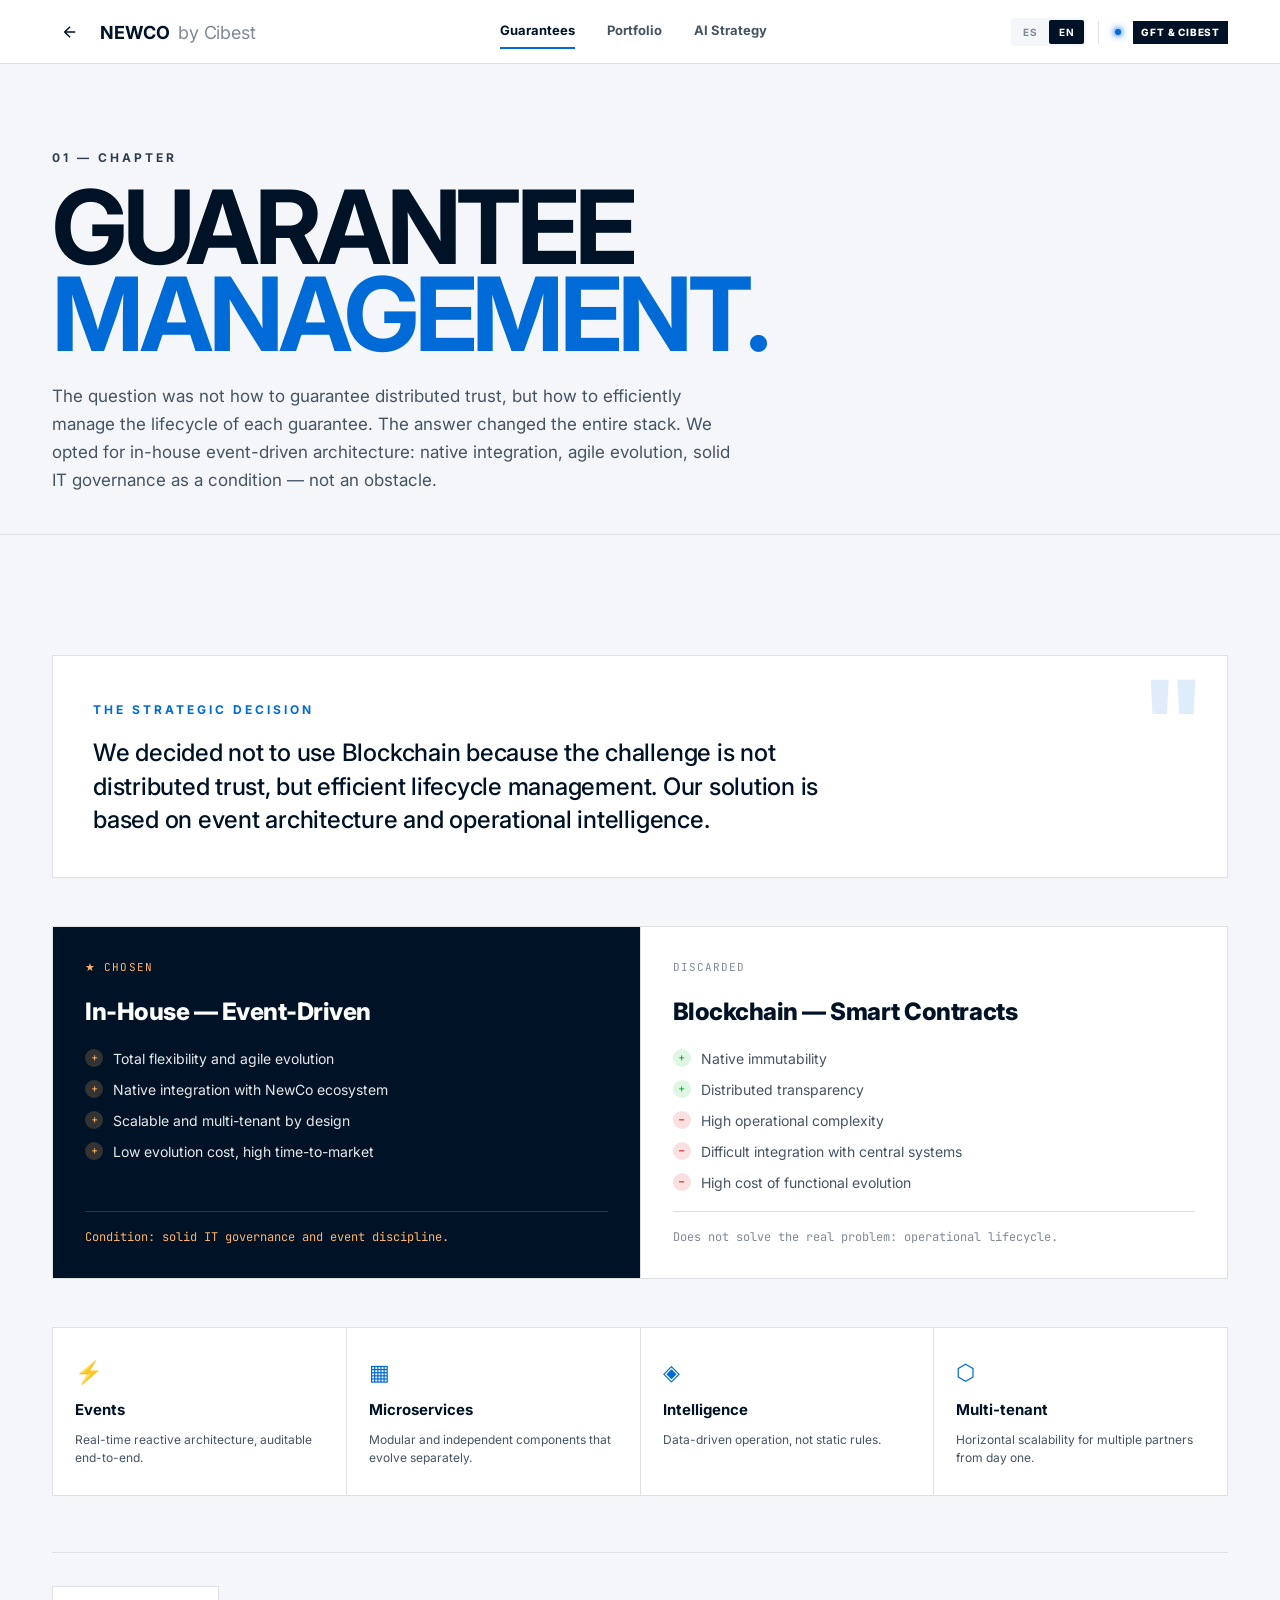
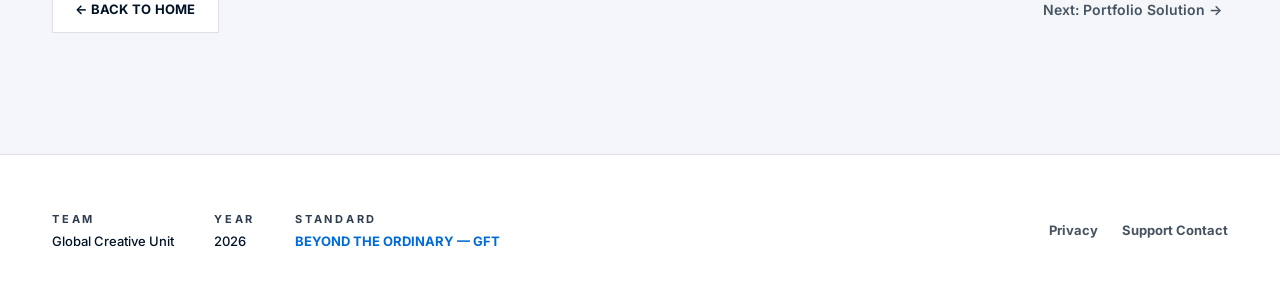
<file: pilar-garantias.html>
<!DOCTYPE html>
<html lang="es">
<head>
<meta charset="UTF-8" />
<meta name="viewport" content="width=device-width, initial-scale=1.0" />
<title>Gestión de Garantías — NewCo · GFT × Grupo Cibest</title>
<link rel="stylesheet" href="styles.css" />
</head>
<body>

<header class="site-header">
  <div class="site-header-inner">
    <a href="index.html" class="brand-link">
      <span class="back-arrow">
        <svg width="18" height="18" viewBox="0 0 24 24" fill="none" stroke="currentColor" stroke-width="2"><line x1="19" y1="12" x2="5" y2="12"></line><polyline points="12 19 5 12 12 5"></polyline></svg>
      </span>
      <span class="brand-name">NEWCO<span>by Cibest</span></span>
    </a>
    <nav class="header-nav">
      <a href="pilar-garantias.html" class="active" data-i18n="nav.garantias">Garantías</a>
      <a href="pilar-cartera.html" data-i18n="nav.cartera">Cartera</a>
      <a href="pilar-ia.html" data-i18n="nav.estrategia">Estrategia IA</a>
    </nav>
    <div class="header-actions">
      <div class="lang-switch">
        <button class="lang-btn active" data-lang="es">ES</button>
        <button class="lang-btn" data-lang="en">EN</button>
      </div>
      <div class="gft-badge">
        <span class="glow-dot"></span>
        <span class="gft-chip">GFT &amp; CIBEST</span>
      </div>
    </div>
  </div>
</header>

<main>
  <section class="section pillar-hero">
    <div class="container">
      <span class="micro-label" data-i18n="garantias.chapter">01 — Capítulo</span>
      <h1 class="display-text"><span data-i18n="garantias.title1">Gestión de</span><br/><span class="accent" data-i18n="garantias.title2">Garantías.</span></h1>
      <p class="pillar-lede" data-i18n="garantias.lede">
        La pregunta no era <em>cómo garantizar confianza distribuida</em>, sino <em>cómo gestionar
        eficientemente el ciclo de vida</em> de cada garantía. La respuesta cambió el stack completo.
        Optamos por arquitectura event-driven in-house: integración nativa, evolución ágil, gobierno
        de TI sólido como condición — no como obstáculo.
      </p>
    </div>
  </section>

  <section class="section">
    <div class="container">
      <div class="quote-block">
        <span class="quote-mark">"</span>
        <span class="micro-label on-brand" data-i18n="garantias.decision">La decisión estratégica</span>
        <p class="quote-text" data-i18n="garantias.quote">
          Decidimos <strong>no usar Blockchain</strong> porque el reto no es la confianza distribuida,
          sino la <strong>gestión eficiente del ciclo de vida</strong>. Nuestra solución se basa en
          arquitectura de eventos e inteligencia operativa.
        </p>
      </div>

      <div class="tradeoff-grid">
        <div class="tradeoff-card recommended">
          <span class="tradeoff-label" data-i18n="garantias.chosen">★ Elegido</span>
          <h3 data-i18n="garantias.inhouse">In-House — Event-Driven</h3>
          <ul class="tradeoff-list">
            <li><span class="ic plus">+</span> <span data-i18n="garantias.inhouse.pro1">Flexibilidad total y evolución ágil</span></li>
            <li><span class="ic plus">+</span> <span data-i18n="garantias.inhouse.pro2">Integración nativa con el ecosistema NewCo</span></li>
            <li><span class="ic plus">+</span> <span data-i18n="garantias.inhouse.pro3">Escalable y multi-tenant por diseño</span></li>
            <li><span class="ic plus">+</span> <span data-i18n="garantias.inhouse.pro4">Costo de evolución bajo, time-to-market alto</span></li>
          </ul>
          <span class="tradeoff-verdict" data-i18n="garantias.inhouse.verdict">Condición: gobierno de TI sólido y disciplina de eventos.</span>
        </div>
        <div class="tradeoff-card">
          <span class="tradeoff-label" data-i18n="garantias.discarded">Descartado</span>
          <h3 data-i18n="garantias.blockchain">Blockchain — Smart Contracts</h3>
          <ul class="tradeoff-list">
            <li><span class="ic plus">+</span> <span data-i18n="garantias.blockchain.pro1">Inmutabilidad nativa</span></li>
            <li><span class="ic plus">+</span> <span data-i18n="garantias.blockchain.pro2">Transparencia distribuida</span></li>
            <li><span class="ic minus">−</span> <span data-i18n="garantias.blockchain.con1">Complejidad operativa elevada</span></li>
            <li><span class="ic minus">−</span> <span data-i18n="garantias.blockchain.con2">Difícil integración con sistemas centrales</span></li>
            <li><span class="ic minus">−</span> <span data-i18n="garantias.blockchain.con3">Alto costo de evolución funcional</span></li>
          </ul>
          <span class="tradeoff-verdict" data-i18n="garantias.blockchain.verdict">No resuelve el problema real: ciclo de vida operativo.</span>
        </div>
      </div>

      <div class="caps-grid">
        <div class="cap-mini">
          <span class="cap-icon">⚡</span>
          <h4 data-i18n="garantias.cap.eventos">Eventos</h4>
          <p data-i18n="garantias.cap.eventos.desc">Arquitectura reactiva en tiempo real, auditable end-to-end.</p>
        </div>
        <div class="cap-mini">
          <span class="cap-icon">▦</span>
          <h4 data-i18n="garantias.cap.micro">Microservicios</h4>
          <p data-i18n="garantias.cap.micro.desc">Componentes modulares e independientes que evolucionan por separado.</p>
        </div>
        <div class="cap-mini">
          <span class="cap-icon">◈</span>
          <h4 data-i18n="garantias.cap.intel">Inteligencia</h4>
          <p data-i18n="garantias.cap.intel.desc">Operación guiada por datos, no por reglas estáticas.</p>
        </div>
        <div class="cap-mini">
          <span class="cap-icon">⬡</span>
          <h4 data-i18n="garantias.cap.multi">Multi-tenant</h4>
          <p data-i18n="garantias.cap.multi.desc">Escalabilidad horizontal para múltiples aliados desde el día uno.</p>
        </div>
      </div>

      <div class="pillar-nav-back">
        <a href="index.html" class="btn-outline" data-i18n="garantias.back">← Volver al inicio</a>
        <a href="pilar-cartera.html" class="btn-ghost" data-i18n="garantias.next">Siguiente: Solución de Cartera →</a>
      </div>
    </div>
  </section>
</main>

<footer class="site-footer">
  <div class="footer-inner">
    <div class="footer-meta">
      <div class="footer-meta-item"><span class="label micro-label" data-i18n="footer.team">Team</span><span class="value">Global Creative Unit</span></div>
      <div class="footer-meta-item"><span class="label micro-label" data-i18n="footer.year">Year</span><span class="value">2026</span></div>
      <div class="footer-meta-item"><span class="label micro-label" data-i18n="footer.standard">Standard</span><span class="value brand">Beyond the Ordinary — GFT</span></div>
    </div>
    <div class="footer-links"><a href="#" data-i18n="footer.privacy">Privacidad</a><a href="#" data-i18n="footer.contact">Contacto Soporte</a></div>
  </div>
</footer>

<script src="i18n.js"></script>

<style>
  .pillar-hero { padding-top: 80px; padding-bottom: 40px; border-top: none; }
  .pillar-hero h1 { margin-top: 16px; }
  .pillar-hero .accent { color: var(--text-brand); }
  .pillar-lede { margin-top: 24px; font-size: 17px; color: var(--text-secondary); max-width: 680px; line-height: 1.65; }
  .pillar-lede em { color: var(--text-primary); font-style: normal; font-weight: 600; }

  .quote-block {
    padding: 40px; border: 1px solid var(--border-default); position: relative;
    background: var(--surface-default); margin-bottom: 48px; overflow: hidden;
  }
  .quote-mark { position: absolute; top: 8px; right: 24px; font-size: 120px; line-height: 1; color: var(--text-brand); opacity: 0.12; font-weight: 800; }
  .quote-text { position: relative; font-size: 24px; font-weight: 500; line-height: 1.4; letter-spacing: -0.01em; margin-top: 16px; max-width: 760px; }
  .quote-text strong { font-weight: 700; color: var(--text-brand); }

  .tradeoff-grid { display: grid; grid-template-columns: 1fr 1fr; gap: 1px; background: var(--border-default); border: 1px solid var(--border-default); margin-bottom: 48px; }
  .tradeoff-card { background: #FFFFFF; padding: 32px; display: flex; flex-direction: column; gap: 18px; }
  .tradeoff-card.recommended { background: var(--text-primary); color: #FFFFFF; }
  .tradeoff-label { font-family: var(--font-mono); font-size: 11px; letter-spacing: 0.1em; text-transform: uppercase; color: var(--text-tertiary); }
  .tradeoff-card.recommended .tradeoff-label { color: #FFB36B; }
  .tradeoff-card h3 { font-size: 24px; font-weight: 800; letter-spacing: -0.02em; }
  .tradeoff-list { display: flex; flex-direction: column; gap: 10px; }
  .tradeoff-list li { display: flex; gap: 10px; font-size: 14px; line-height: 1.5; color: var(--text-secondary); }
  .tradeoff-card.recommended .tradeoff-list li { color: rgba(255,255,255,0.9); }
  .ic { flex-shrink: 0; width: 18px; height: 18px; border-radius: 50%; display: flex; align-items: center; justify-content: center; font-size: 11px; margin-top: 1px; }
  .ic.plus { background: rgba(0,180,39,0.12); color: var(--feedback-success); }
  .ic.minus { background: rgba(210,0,0,0.12); color: var(--feedback-error); }
  .tradeoff-card.recommended .ic.plus { background: rgba(255,179,107,0.2); color: #FFB36B; }
  .tradeoff-verdict { margin-top: auto; padding-top: 16px; border-top: 1px solid var(--border-default); font-size: 12px; color: var(--text-tertiary); font-family: var(--font-mono); }
  .tradeoff-card.recommended .tradeoff-verdict { border-color: rgba(255,255,255,0.15); color: #FFB36B; }

  @media (max-width: 780px) { .tradeoff-grid { grid-template-columns: 1fr; } }

  .caps-grid { display: grid; grid-template-columns: repeat(4, 1fr); gap: 1px; background: var(--border-default); border: 1px solid var(--border-default); margin-bottom: 56px; }
  .cap-mini { background: #FFFFFF; padding: 28px 22px; display: flex; flex-direction: column; gap: 10px; min-height: 150px; }
  .cap-icon { font-size: 22px; color: var(--text-brand); }
  .cap-mini h4 { font-size: 15px; font-weight: 700; }
  .cap-mini p { font-size: 12px; color: var(--text-secondary); line-height: 1.5; }

  @media (max-width: 780px) { .caps-grid { grid-template-columns: repeat(2, 1fr); } }

  .pillar-nav-back { display: flex; justify-content: space-between; align-items: center; flex-wrap: wrap; gap: 16px; padding-top: 32px; border-top: 1px solid var(--border-default); }
</style>

</body>
</html>
</file>
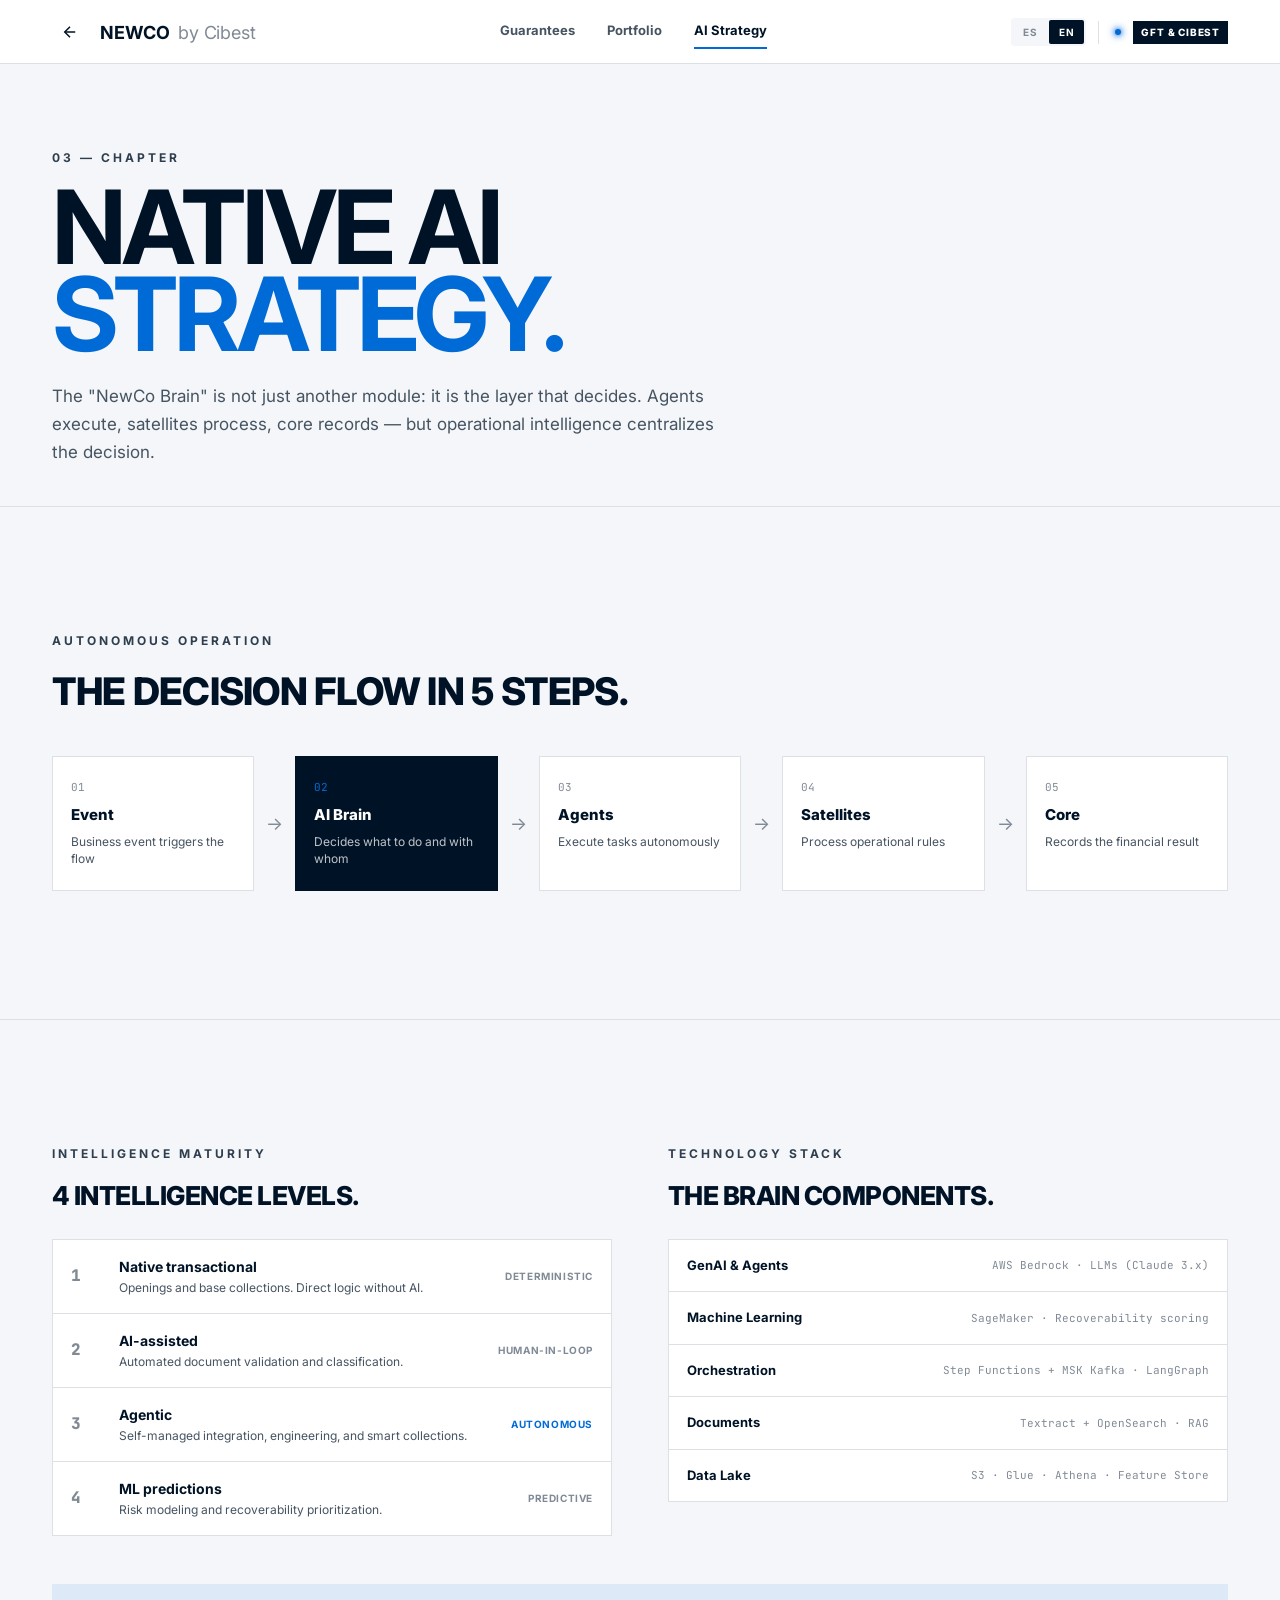
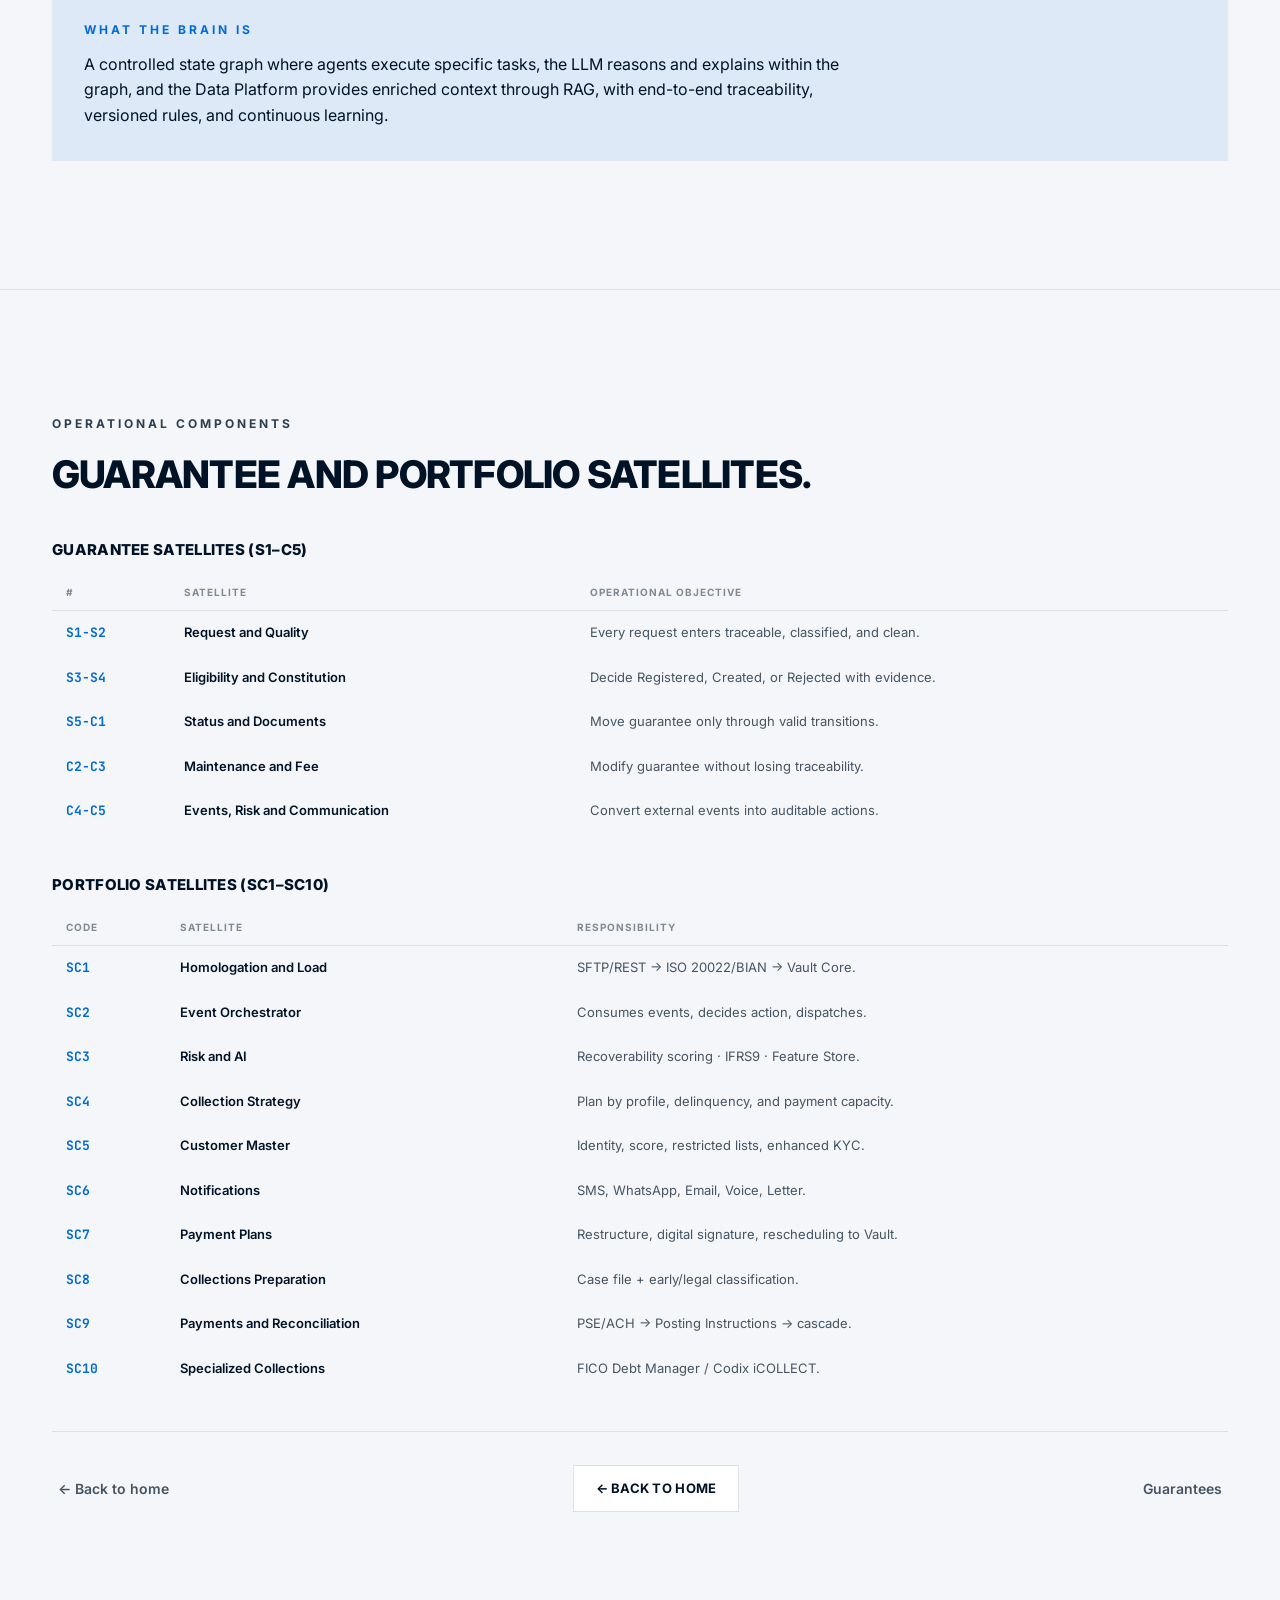
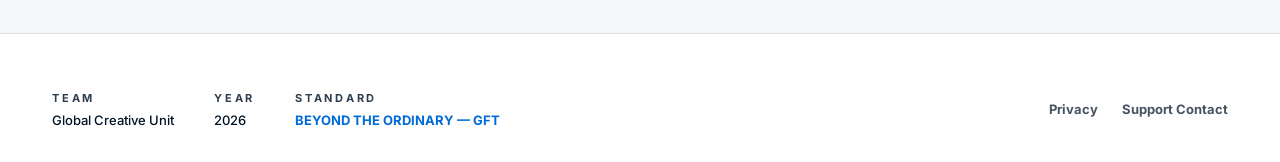
<file: pilar-ia.html>
<!DOCTYPE html>
<html lang="es">
<head>
<meta charset="UTF-8" />
<meta name="viewport" content="width=device-width, initial-scale=1.0" />
<title>Estrategia IA Nativa — NewCo · GFT × Grupo Cibest</title>
<link rel="stylesheet" href="styles.css" />
</head>
<body>

<header class="site-header">
  <div class="site-header-inner">
    <a href="index.html" class="brand-link">
      <span class="back-arrow">
        <svg width="18" height="18" viewBox="0 0 24 24" fill="none" stroke="currentColor" stroke-width="2"><line x1="19" y1="12" x2="5" y2="12"></line><polyline points="12 19 5 12 12 5"></polyline></svg>
      </span>
      <span class="brand-name">NEWCO<span>by Cibest</span></span>
    </a>
    <nav class="header-nav">
      <a href="pilar-garantias.html" data-i18n="nav.garantias">Garantías</a>
      <a href="pilar-cartera.html" data-i18n="nav.cartera">Cartera</a>
      <a href="pilar-ia.html" class="active" data-i18n="nav.estrategia">Estrategia IA</a>
    </nav>
    <div class="header-actions">
      <div class="lang-switch">
        <button class="lang-btn active" data-lang="es">ES</button>
        <button class="lang-btn" data-lang="en">EN</button>
      </div>
      <div class="gft-badge">
        <span class="glow-dot"></span>
        <span class="gft-chip">GFT &amp; CIBEST</span>
      </div>
    </div>
  </div>
</header>

<main>
  <section class="section pillar-hero">
    <div class="container">
      <span class="micro-label" data-i18n="ia.chapter">03 — Capítulo</span>
      <h1 class="display-text"><span data-i18n="ia.title1">Estrategia</span><br/><span class="accent" data-i18n="ia.title2">IA Nativa.</span></h1>
      <p class="pillar-lede" data-i18n="ia.lede">
        El "Cerebro NewCo" no es un módulo más: es la capa que decide. Los agentes ejecutan,
        los satélites procesan, el core registra — pero la inteligencia operativa centraliza
        la decisión.
      </p>
    </div>
  </section>

  <!-- Flujo autónomo -->
  <section class="section">
    <div class="container">
      <span class="micro-label" data-i18n="ia.flow.label">Operación autónoma</span>
      <h2 class="section-title" data-i18n="ia.flow.title">El flujo de decisión en 5 pasos.</h2>

      <div class="flow-row">
        <div class="flow-step">
          <span class="flow-num mono">01</span>
          <h4 data-i18n="ia.flow.1">Evento</h4>
          <p data-i18n="ia.flow.1.desc">Suceso de negocio dispara el flujo</p>
        </div>
        <span class="flow-arrow">→</span>
        <div class="flow-step flow-step-brain">
          <span class="flow-num mono">02</span>
          <h4 data-i18n="ia.flow.2">Cerebro IA</h4>
          <p data-i18n="ia.flow.2.desc">Decide qué hacer y con quién</p>
        </div>
        <span class="flow-arrow">→</span>
        <div class="flow-step">
          <span class="flow-num mono">03</span>
          <h4 data-i18n="ia.flow.3">Agentes</h4>
          <p data-i18n="ia.flow.3.desc">Ejecutan tareas autónomamente</p>
        </div>
        <span class="flow-arrow">→</span>
        <div class="flow-step">
          <span class="flow-num mono">04</span>
          <h4 data-i18n="ia.flow.4">Satélites</h4>
          <p data-i18n="ia.flow.4.desc">Procesan reglas operativas</p>
        </div>
        <span class="flow-arrow">→</span>
        <div class="flow-step">
          <span class="flow-num mono">05</span>
          <h4 data-i18n="ia.flow.5">Core</h4>
          <p data-i18n="ia.flow.5.desc">Registra el resultado financiero</p>
        </div>
      </div>
    </div>
  </section>

  <!-- Niveles + stack -->
  <section class="section">
    <div class="container">
      <div class="two-col">
        <div>
          <span class="micro-label" data-i18n="ia.maturity.label">Madurez de inteligencia</span>
          <h2 class="section-title small" data-i18n="ia.maturity.title">4 niveles de inteligencia.</h2>
          <div class="levels-list">
            <div class="level-row">
              <span class="level-n mono">1</span>
              <div><h5 data-i18n="ia.level.1.title">Transaccionales Nativo</h5><p data-i18n="ia.level.1.desc">Aperturas, recaudos base. Lógica directa sin IA.</p></div>
              <span class="level-mode" data-i18n="ia.level.1.mode">Determinístico</span>
            </div>
            <div class="level-row">
              <span class="level-n mono">2</span>
              <div><h5 data-i18n="ia.level.2.title">Asistidos por IA</h5><p data-i18n="ia.level.2.desc">Validación y clasificación automatizada de documentos.</p></div>
              <span class="level-mode" data-i18n="ia.level.2.mode">Human-in-loop</span>
            </div>
            <div class="level-row">
              <span class="level-n mono">3</span>
              <div><h5 data-i18n="ia.level.3.title">Agénticos</h5><p data-i18n="ia.level.3.desc">Auto gestión de integración, ingeniería y cobranza inteligente.</p></div>
              <span class="level-mode highlight" data-i18n="ia.level.3.mode">Autónomo</span>
            </div>
            <div class="level-row">
              <span class="level-n mono">4</span>
              <div><h5 data-i18n="ia.level.4.title">Predicciones con ML</h5><p data-i18n="ia.level.4.desc">Modelado de riesgo y priorización de recuperabilidad.</p></div>
              <span class="level-mode" data-i18n="ia.level.4.mode">Predictivo</span>
            </div>
          </div>
        </div>

        <div>
          <span class="micro-label" data-i18n="ia.stack.label">Stack tecnológico</span>
          <h2 class="section-title small" data-i18n="ia.stack.title">Las piezas del Cerebro.</h2>
          <div class="stack-list">
            <div class="stack-row"><span class="stack-cat" data-i18n="ia.stack.row1.cat">GenAI &amp; Agents</span><span class="stack-val mono" data-i18n="ia.stack.row1.val">AWS Bedrock · LLMs (Claude 3.x)</span></div>
            <div class="stack-row"><span class="stack-cat" data-i18n="ia.stack.row2.cat">Machine Learning</span><span class="stack-val mono" data-i18n="ia.stack.row2.val">SageMaker · Scoring de recuperabilidad</span></div>
            <div class="stack-row"><span class="stack-cat" data-i18n="ia.stack.row3.cat">Orquestación</span><span class="stack-val mono" data-i18n="ia.stack.row3.val">Step Functions + MSK Kafka · LangGraph</span></div>
            <div class="stack-row"><span class="stack-cat" data-i18n="ia.stack.row4.cat">Documentos</span><span class="stack-val mono" data-i18n="ia.stack.row4.val">Textract + OpenSearch · RAG</span></div>
            <div class="stack-row"><span class="stack-cat" data-i18n="ia.stack.row5.cat">Data Lake</span><span class="stack-val mono" data-i18n="ia.stack.row5.val">S3 · Glue · Athena · Feature Store</span></div>
          </div>
        </div>
      </div>

      <div class="def-block">
        <span class="micro-label on-brand" data-i18n="ia.brain.what">Qué es el Cerebro</span>
        <p class="def-text" data-i18n="ia.brain.def">Un grafo de estados controlado donde los agentes ejecutan tareas específicas, el LLM razona y explica dentro del grafo, y la Plataforma de Datos aporta contexto enriquecido mediante RAG, con trazabilidad de punta a punta, reglas versionadas y aprendizaje continuo.</p>
      </div>
    </div>
  </section>

  <!-- Satélites -->
  <section class="section">
    <div class="container">
      <span class="micro-label" data-i18n="ia.ops.label">Componentes operativos</span>
      <h2 class="section-title" data-i18n="ia.ops.title">Satélites de Garantía y Cartera.</h2>

      <div class="sat-table-wrap">
        <h3 class="sat-table-title" data-i18n="ia.table.g.title">Satélites de Garantía (S1–C5)</h3>
        <table class="sat-table">
          <thead><tr><th data-i18n="ia.table.g.h1">#</th><th data-i18n="ia.table.g.h2">Satélite</th><th data-i18n="ia.table.g.h3">Meta operativa</th></tr></thead>
          <tbody>
            <tr><td class="mono">S1-S2</td><td data-i18n="ia.table.g.r1.c2">Solicitud y Calidad</td><td data-i18n="ia.table.g.r1.c3">Toda solicitud entra trazable, clasificada y limpia.</td></tr>
            <tr><td class="mono">S3-S4</td><td data-i18n="ia.table.g.r2.c2">Elegibilidad y Constitución</td><td data-i18n="ia.table.g.r2.c3">Decidir Registrada, Creada o Rechazada con evidencia.</td></tr>
            <tr><td class="mono">S5-C1</td><td data-i18n="ia.table.g.r3.c2">Estado y Documentos</td><td data-i18n="ia.table.g.r3.c3">Mover la garantía solo por transiciones válidas.</td></tr>
            <tr><td class="mono">C2-C3</td><td data-i18n="ia.table.g.r4.c2">Mantenimientos y Comisión</td><td data-i18n="ia.table.g.r4.c3">Modificar la garantía sin perder trazabilidad.</td></tr>
            <tr><td class="mono">C4-C5</td><td data-i18n="ia.table.g.r5.c2">Eventos, Riesgo y Comunicación</td><td data-i18n="ia.table.g.r5.c3">Convertir eventos externos en acciones auditables.</td></tr>
          </tbody>
        </table>
      </div>

      <div class="sat-table-wrap">
        <h3 class="sat-table-title" data-i18n="ia.table.c.title">Satélites de Cartera (SC1–SC10)</h3>
        <table class="sat-table">
          <thead><tr><th data-i18n="ia.table.c.h1">Código</th><th data-i18n="ia.table.c.h2">Satélite</th><th data-i18n="ia.table.c.h3">Responsabilidad</th></tr></thead>
          <tbody>
            <tr><td class="mono">SC1</td><td data-i18n="ia.table.c.r1.c2">Homologación y Carga</td><td data-i18n="ia.table.c.r1.c3">SFTP/REST → ISO 20022/BIAN → Vault Core.</td></tr>
            <tr><td class="mono">SC2</td><td data-i18n="ia.table.c.r2.c2">Orquestador de Eventos</td><td data-i18n="ia.table.c.r2.c3">Consume eventos, decide acción, despacha.</td></tr>
            <tr><td class="mono">SC3</td><td data-i18n="ia.table.c.r3.c2">Riesgos e IA</td><td data-i18n="ia.table.c.r3.c3">Scoring de recuperabilidad · IFRS9 · Feature Store.</td></tr>
            <tr><td class="mono">SC4</td><td data-i18n="ia.table.c.r4.c2">Estrategia de Cobranza</td><td data-i18n="ia.table.c.r4.c3">Plan por perfil, mora, capacidad de pago.</td></tr>
            <tr><td class="mono">SC5</td><td data-i18n="ia.table.c.r5.c2">Maestro de Clientes</td><td data-i18n="ia.table.c.r5.c3">Identidad, score, listas restrictivas, KYC ampliado.</td></tr>
            <tr><td class="mono">SC6</td><td data-i18n="ia.table.c.r6.c2">Notificaciones</td><td data-i18n="ia.table.c.r6.c3">SMS, WhatsApp, Email, Voz, Carta.</td></tr>
            <tr><td class="mono">SC7</td><td data-i18n="ia.table.c.r7.c2">Planes de Pago</td><td data-i18n="ia.table.c.r7.c3">Reestructura, firma digital, rescheduling a Vault.</td></tr>
            <tr><td class="mono">SC8</td><td data-i18n="ia.table.c.r8.c2">Preparación Cobranza</td><td data-i18n="ia.table.c.r8.c3">Expediente + clasificación temprana/jurídica.</td></tr>
            <tr><td class="mono">SC9</td><td data-i18n="ia.table.c.r9.c2">Pagos y Conciliación</td><td data-i18n="ia.table.c.r9.c3">PSE/ACH → Posting Instructions → cascade.</td></tr>
            <tr><td class="mono">SC10</td><td data-i18n="ia.table.c.r10.c2">Cobranza Especializada</td><td data-i18n="ia.table.c.r10.c3">FICO Debt Manager / Codix iCOLLECT.</td></tr>
          </tbody>
        </table>
      </div>

      <div class="pillar-nav-back">
        <a href="pilar-cartera.html" class="btn-ghost" data-i18n="cartera.back">← Anterior: Cartera</a>
        <a href="index.html" class="btn-outline" data-i18n="ia.back">Volver al inicio</a>
        <a href="pilar-garantias.html" class="btn-ghost" data-i18n="nav.garantias">Ir a: Garantías →</a>
      </div>
    </div>
  </section>
</main>

<footer class="site-footer">
  <div class="footer-inner">
    <div class="footer-meta">
      <div class="footer-meta-item"><span class="label micro-label" data-i18n="footer.team">Team</span><span class="value" data-i18n="footer.value.team">Global Creative Unit</span></div>
      <div class="footer-meta-item"><span class="label micro-label" data-i18n="footer.year">Year</span><span class="value" data-i18n="footer.value.year">2026</span></div>
      <div class="footer-meta-item"><span class="label micro-label" data-i18n="footer.standard">Standard</span><span class="value brand" data-i18n="footer.value.standard">Beyond the Ordinary — GFT</span></div>
    </div>
    <div class="footer-links"><a href="#" data-i18n="footer.privacy">Privacidad</a><a href="#" data-i18n="footer.contact">Contacto Soporte</a></div>
  </div>
</footer>

<script src="i18n.js"></script>

<style>
  .pillar-hero { padding-top: 80px; padding-bottom: 40px; border-top: none; }
  .pillar-hero h1 { margin-top: 16px; }
  .pillar-hero .accent { color: var(--text-brand); }
  .pillar-lede { margin-top: 24px; font-size: 17px; color: var(--text-secondary); max-width: 680px; line-height: 1.65; }

  .section-title { font-weight: 800; font-size: clamp(26px, 4vw, 38px); letter-spacing: -0.02em; text-transform: uppercase; margin: 12px 0 36px; }
  .section-title.small { font-size: clamp(20px, 3vw, 26px); margin-bottom: 24px; }

  /* Flujo */
  .flow-row { display: flex; align-items: stretch; gap: 12px; overflow-x: auto; padding-bottom: 8px; }
  .flow-step { flex: 1; min-width: 150px; background: #fff; border: 1px solid var(--border-default); padding: 22px 18px; display: flex; flex-direction: column; gap: 8px; }
  .flow-step-brain { background: var(--text-primary); color: #fff; border-color: var(--text-primary); }
  .flow-num { font-size: 11px; color: var(--text-tertiary); }
  .flow-step-brain .flow-num { color: var(--text-brand); }
  .flow-step h4 { font-size: 15px; font-weight: 800; }
  .flow-step p { font-size: 12px; color: var(--text-secondary); line-height: 1.4; }
  .flow-step-brain p { color: rgba(255,255,255,0.75); }
  .flow-arrow { display: flex; align-items: center; color: var(--text-tertiary); font-size: 18px; flex-shrink: 0; }

  /* Niveles + stack */
  .two-col { display: grid; grid-template-columns: 1fr 1fr; gap: 56px; margin-bottom: 48px; }
  @media (max-width: 880px) { .two-col { grid-template-columns: 1fr; gap: 40px; } }

  .levels-list { display: flex; flex-direction: column; gap: 1px; background: var(--border-default); border: 1px solid var(--border-default); }
  .level-row { background: #fff; display: grid; grid-template-columns: 32px 1fr auto; align-items: center; gap: 16px; padding: 16px 18px; }
  .level-n { font-size: 16px; font-weight: 800; color: var(--text-tertiary); }
  .level-row h5 { font-size: 14px; font-weight: 700; }
  .level-row p { font-size: 12px; color: var(--text-secondary); margin-top: 2px; }
  .level-mode { font-size: 10px; font-weight: 700; letter-spacing: 0.06em; text-transform: uppercase; color: var(--text-tertiary); white-space: nowrap; }
  .level-mode.highlight { color: var(--text-brand); }

  .stack-list { display: flex; flex-direction: column; gap: 1px; background: var(--border-default); border: 1px solid var(--border-default); }
  .stack-row { background: #fff; display: flex; justify-content: space-between; align-items: center; gap: 16px; padding: 16px 18px; flex-wrap: wrap; }
  .stack-cat { font-size: 13px; font-weight: 700; }
  .stack-val { font-size: 11px; color: var(--text-tertiary); text-align: right; }

  .def-block { background: var(--surface-brand); padding: 32px; margin-bottom: 8px; }
  .def-text { font-size: 16px; line-height: 1.6; margin-top: 12px; max-width: 800px; color: var(--text-primary); }
  .def-text strong { color: var(--text-brand); font-weight: 700; }

  /* Tablas de satélites */
  .sat-table-wrap { margin-bottom: 40px; overflow-x: auto; }
  .sat-table-title { font-size: 15px; font-weight: 800; margin-bottom: 14px; text-transform: uppercase; letter-spacing: 0.02em; }
  .sat-table { width: 100%; border-collapse: collapse; min-width: 560px; }
  .sat-table thead th { text-align: left; font-size: 10px; letter-spacing: 0.1em; text-transform: uppercase; color: var(--text-tertiary); padding: 10px 14px; border-bottom: 1px solid var(--border-default); }
  .sat-table tbody td { padding: 12px 14px; font-size: 13px; color: var(--text-secondary); border-bottom: 1px solid var(--surface-page); }
  .sat-table tbody td:first-child { color: var(--text-brand); font-weight: 700; }
  .sat-table tbody td:nth-child(2) { color: var(--text-primary); font-weight: 600; }
  .sat-table tbody tr:hover { background: var(--surface-page); }

  .pillar-nav-back { display: flex; justify-content: space-between; align-items: center; flex-wrap: wrap; gap: 16px; padding-top: 32px; border-top: 1px solid var(--border-default); margin-top: 16px; }
</style>

</body>
</html>
</file>
<file: styles.css>
/* ============================================================
   NEWCO × GFT — DESIGN SYSTEM
   Tokens extraídos literalmente de entrega-de-proyecto/src/index.css
   ============================================================ */

@import url('https://fonts.googleapis.com/css2?family=Inter:wght@300;400;500;600;700;800&family=JetBrains+Mono:wght@400;500;700&display=swap');

:root {
  /* GFT Design System Colors (light mode) */
  --surface-page: #F4F6F9;
  --surface-default: #FFFFFF;
  --surface-subtle: #F4F6F9;
  --surface-brand: #DDE9F6;

  --text-primary: #001326;
  --text-secondary: #465462;
  --text-tertiary: #808A95;
  --text-brand: #006BD6;
  --text-category: #2E3E4E;

  --border-default: #DDE0E5;
  --border-focus: #006BD6;
  --border-error: #D20000;

  --feedback-info: #006BD6;
  --feedback-success: #00B427;
  --feedback-warning: #FFBB00;
  --feedback-error: #D20000;

  --font-sans: 'Inter', Arial, sans-serif;
  --font-mono: 'JetBrains Mono', monospace;
}

* { box-sizing: border-box; margin: 0; padding: 0; }

html { scroll-behavior: smooth; }

body {
  background-color: var(--surface-page);
  color: var(--text-primary);
  font-family: var(--font-sans);
  text-rendering: optimizeLegibility;
  -webkit-font-smoothing: antialiased;
  -moz-osx-font-smoothing: grayscale;
  line-height: 1.5;
  overflow-x: hidden;
}

a { color: inherit; text-decoration: none; }
button { font-family: inherit; cursor: pointer; border: none; background: none; }
ul { list-style: none; }

/* ---------- Typography ---------- */
.display-text {
  font-size: clamp(3rem, 8vw, 110px);
  line-height: 0.85;
  letter-spacing: -0.04em;
  font-weight: 700;
  text-transform: uppercase;
}

.text-stroke {
  -webkit-text-stroke: 1px var(--text-primary);
  color: transparent;
}

.micro-label {
  font-size: 12px;
  letter-spacing: 0.25em;
  text-transform: uppercase;
  color: var(--text-category);
  font-weight: 700;
}

.micro-label.on-brand { color: var(--text-brand); }
.micro-label.on-dark { color: rgba(255,255,255,0.55); }

.mono { font-family: var(--font-mono); }

/* ---------- Accents ---------- */
.glow-dot {
  width: 6px;
  height: 6px;
  background: var(--text-brand);
  border-radius: 50%;
  box-shadow: 0 0 10px var(--text-brand), 0 0 5px var(--text-brand);
}

.accent-line {
  width: 40px;
  height: 1px;
  background: var(--text-brand);
  opacity: 0.6;
}

*:focus-visible {
  outline: 1.5px solid var(--border-focus);
  outline-offset: 2px;
}

::-webkit-scrollbar { width: 8px; height: 8px; }
::-webkit-scrollbar-track { background: var(--surface-page); }
::-webkit-scrollbar-thumb { background: var(--border-default); }
::-webkit-scrollbar-thumb:hover { background: var(--text-brand); }

/* ---------- Layout helpers ---------- */
.container {
  max-width: 1240px;
  margin: 0 auto;
  padding: 0 32px;
}

@media (max-width: 640px) {
  .container { padding: 0 20px; }
}

/* ---------- Header (sticky, all pages) ---------- */
.site-header {
  position: sticky;
  top: 0;
  z-index: 50;
  height: 64px;
  background: rgba(255,255,255,0.95);
  backdrop-filter: blur(12px);
  border-bottom: 1px solid var(--border-default);
}

.site-header-inner {
  max-width: 1240px;
  margin: 0 auto;
  height: 64px;
  padding: 0 32px;
  display: flex;
  align-items: center;
  justify-content: space-between;
}

.brand-link {
  display: flex;
  align-items: center;
  gap: 12px;
}

.back-arrow {
  display: flex;
  align-items: center;
  justify-content: center;
  width: 36px;
  height: 36px;
  color: var(--text-primary);
  transition: background 0.15s ease;
}
.back-arrow:hover { background: var(--surface-page); }

.brand-name {
  font-weight: 700;
  font-size: 18px;
  letter-spacing: -0.01em;
  color: var(--text-primary);
}
.brand-name span {
  color: var(--text-tertiary);
  font-weight: 400;
  margin-left: 8px;
}

.header-nav {
  display: flex;
  align-items: center;
  gap: 32px;
}

.header-nav a {
  font-size: 13px;
  font-weight: 700;
  color: var(--text-secondary);
  padding: 6px 0;
  border-bottom: 2px solid transparent;
  transition: color 0.15s ease;
}
.header-nav a:hover,
.header-nav a.active { color: var(--text-primary); border-color: var(--text-brand); }

@media (max-width: 880px) { .header-nav { display: none; } }

.gft-badge {
  display: flex;
  align-items: center;
  gap: 12px;
  padding-left: 16px;
  border-left: 1px solid var(--border-default);
}

.gft-chip {
  background: var(--text-primary);
  color: #FFFFFF;
  font-size: 10px;
  font-weight: 800;
  letter-spacing: 0.08em;
  text-transform: uppercase;
  padding: 4px 8px;
}

.header-actions {
  display: flex;
  align-items: center;
  gap: 12px;
}

/* Language Switch */
.language-switch {
  display: flex;
  align-items: center;
  gap: 2px;
  background: var(--surface-page);
  border-radius: 4px;
  padding: 2px;
}

.lang-switch {
  display: flex;
  align-items: center;
  gap: 2px;
  background: var(--surface-page);
  border-radius: 4px;
  padding: 2px;
}

.lang-btn {
  padding: 6px 10px;
  border-radius: 2px;
  font-size: 10px;
  font-weight: 700;
  letter-spacing: 0.05em;
  text-transform: uppercase;
  background: transparent;
  color: var(--text-tertiary);
  border: none;
  cursor: pointer;
  transition: all 0.2s ease;
}

.lang-btn:hover {
  color: var(--text-primary);
  background: rgba(0, 107, 214, 0.05);
}

.lang-btn.active {
  background: var(--text-primary);
  color: #FFFFFF;
}
}

/* ---------- Sidebar (desktop only) ---------- */
.side-nav {
  position: fixed;
  left: 32px;
  top: 50%;
  transform: translateY(-50%);
  z-index: 40;
  display: none;
}

@media (min-width: 1200px) { .side-nav { display: flex; } }

.side-nav-list {
  display: flex;
  flex-direction: column;
  gap: 28px;
  position: relative;
}

.side-nav-track {
  position: absolute;
  left: 7.5px;
  top: 16px;
  bottom: 16px;
  width: 1px;
  background: var(--border-default);
}

.side-nav-fill {
  position: absolute;
  left: 7.5px;
  top: 16px;
  width: 1px;
  background: var(--text-brand);
  height: 0%;
  transition: height 0.3s ease;
}

.side-nav-item {
  display: flex;
  align-items: center;
  gap: 14px;
  cursor: pointer;
  z-index: 1;
}

.side-nav-dot {
  width: 16px; height: 16px;
  border-radius: 50%;
  border: 1px solid var(--border-default);
  background: var(--surface-page);
  display: flex; align-items: center; justify-content: center;
  transition: border-color 0.25s ease;
}
.side-nav-dot::after {
  content: '';
  width: 6px; height: 6px;
  border-radius: 50%;
  background: transparent;
  transition: background 0.25s ease;
}
.side-nav-item.active .side-nav-dot { border-color: var(--text-brand); }
.side-nav-item.active .side-nav-dot::after { background: var(--text-brand); }

.side-nav-label { display: flex; flex-direction: column; line-height: 1.15; }
.side-nav-label .eyebrow {
  font-size: 9px; font-weight: 800; letter-spacing: 0.08em;
  text-transform: uppercase; color: var(--text-tertiary);
}
.side-nav-label .title {
  font-size: 12px; font-weight: 600; color: var(--text-secondary);
  transition: color 0.25s ease;
}
.side-nav-item.active .side-nav-label .title { color: var(--text-primary); }

/* ---------- Buttons ---------- */
.btn-primary {
  display: inline-flex;
  align-items: center;
  gap: 10px;
  background: var(--text-primary);
  color: #FFFFFF;
  padding: 14px 22px;
  font-size: 14px;
  font-weight: 600;
  transition: transform 0.2s ease, background 0.2s ease;
}
.btn-primary:hover { transform: translateY(-2px); background: var(--text-brand); }

.btn-ghost {
  display: inline-flex;
  align-items: center;
  gap: 10px;
  padding: 14px 6px;
  font-size: 14px;
  font-weight: 600;
  color: var(--text-secondary);
  transition: color 0.2s ease;
}
.btn-ghost:hover { color: var(--text-brand); }

.btn-outline {
  display: inline-flex;
  align-items: center;
  gap: 10px;
  border: 1px solid var(--border-default);
  background: var(--surface-default);
  color: var(--text-primary);
  padding: 13px 22px;
  font-size: 13px;
  font-weight: 700;
  letter-spacing: 0.02em;
  text-transform: uppercase;
  transition: all 0.2s ease;
}
.btn-outline:hover { background: var(--surface-page); }

/* ---------- Sections ---------- */
.section {
  padding: 120px 0;
  border-top: 1px solid var(--border-default);
}

@media (max-width: 880px) {
  .section { padding: 80px 0; }
}

.section-head {
  margin-bottom: 56px;
  max-width: 760px;
}

.section-head h2 {
  font-family: var(--font-sans);
  font-weight: 800;
  font-size: clamp(32px, 5vw, 52px);
  letter-spacing: -0.03em;
  line-height: 1.05;
  margin-top: 16px;
  text-transform: uppercase;
}

.section-head p {
  margin-top: 18px;
  font-size: 16px;
  color: var(--text-secondary);
  line-height: 1.6;
  max-width: 620px;
}

/* ---------- Footer ---------- */
.site-footer {
  background: var(--surface-default);
  border-top: 1px solid var(--border-default);
  padding: 56px 0 32px;
}

.footer-inner {
  max-width: 1240px;
  margin: 0 auto;
  padding: 0 32px;
  display: flex;
  flex-wrap: wrap;
  align-items: center;
  justify-content: space-between;
  gap: 32px;
}

.footer-meta { display: flex; flex-wrap: wrap; gap: 40px; }
.footer-meta-item { display: flex; flex-direction: column; gap: 4px; }
.footer-meta-item .label { font-size: 11px; }
.footer-meta-item .value { font-size: 13px; color: var(--text-primary); font-weight: 500; }
.footer-meta-item .value.brand { color: var(--text-brand); font-weight: 700; text-transform: uppercase; }

.footer-links { display: flex; gap: 24px; }
.footer-links a { font-size: 13px; font-weight: 700; color: var(--text-secondary); }
.footer-links a:hover { color: var(--text-primary); }

/* ---------- Reduced motion ---------- */
@media (prefers-reduced-motion: reduce) {
  *, *::before, *::after {
    animation-duration: 0.01ms !important;
    animation-iteration-count: 1 !important;
    transition-duration: 0.01ms !important;
    scroll-behavior: auto !important;
  }
}
</file>
<file: framework.css>
/* ============================================================
   FRAMEWORK — Diagrama del Cerebro con scroll (2 estados)
   ============================================================ */

.framework-section {
  position: relative;
  background: var(--surface-page);
  border-top: 1px solid var(--border-default);
  padding: 0;
}

.framework-pin-wrapper {
  position: relative;
  height: 500vh;
}

.framework-stage {
  position: sticky;
  top: 0;
  height: 100vh;
  display: flex;
  flex-direction: column;
  align-items: center;
  justify-content: center;
  overflow: hidden;
  padding: 80px 16px 16px;
}

@media (max-width: 768px) {
  .framework-stage {
    padding: 70px 8px 8px;
  }
}

.framework-head {
  position: absolute;
  top: 56px;
  left: 0; right: 0;
  text-align: center;
  z-index: 5;
  transition: opacity 0.3s ease;
}

.framework-head h2 {
  font-weight: 800;
  font-size: clamp(28px, 4.5vw, 44px);
  letter-spacing: -0.03em;
  text-transform: uppercase;
  margin-top: 10px;
}

/* ---------- Blob (Estado 1) ---------- */
.blob-wrap {
  display: flex;
  flex-direction: column;
  align-items: center;
  justify-content: center;
  position: absolute;
  left: 50%;
  top: 50%;
  transform: translate(-50%, -50%);
  z-index: 15;
  transition: transform 0.5s cubic-bezier(0.25, 1, 0.5, 1);
}

.blob {
  width: 220px;
  height: 220px;
  background-color: #001326;
  border-radius: 50%;
  border: 2px solid transparent;
  box-shadow: 0 20px 40px rgba(0, 19, 38, 0.15);
  display: flex;
  align-items: center;
  justify-content: center;
  animation: none;
  transition: border-radius 1.6s cubic-bezier(0.25, 1, 0.5, 1), background-color 1.6s cubic-bezier(0.25, 1, 0.5, 1), border-color 1.6s ease, box-shadow 1.6s ease, transform 0.1s ease;
}

.blob.morphed {
  border-radius: 40% 60% 50% 50% / 50% 50% 60% 40%;
  background-color: rgba(0, 107, 214, 0.12);
  border: 2px solid rgba(0, 107, 214, 0.45);
  box-shadow: 0 0 50px rgba(0, 107, 214, 0.35), inset 0 0 25px rgba(0, 107, 214, 0.2);
  animation: organic-breath 6s infinite ease-in-out alternate;
}

@media (min-width: 640px) {
  .blob { width: 300px; height: 300px; }
  .blob svg { width: 120px; height: 133px; }
}

@media (max-width: 480px) {
  .blob { width: 180px; height: 180px; }
  .blob svg { width: 70px; height: 78px; }
}

@keyframes organic-breath {
  0%   { border-radius: 38% 62% 55% 45% / 45% 38% 62% 55%; transform: rotate(0deg) scale(1); }
  50%  { border-radius: 55% 45% 40% 60% / 60% 50% 50% 40%; transform: rotate(4deg) scale(1.04); }
  100% { border-radius: 42% 58% 60% 40% / 40% 60% 40% 60%; transform: rotate(-3deg) scale(0.97); }
}

.blob svg {
  width: 90px;
  height: 100px;
  color: #FFFFFF;
  filter: drop-shadow(0 0 14px rgba(0, 107, 214, 0.85));
  transition: opacity 1.2s cubic-bezier(0.25, 1, 0.5, 1), transform 1.2s cubic-bezier(0.34, 1.56, 0.64, 1), filter 1.2s ease;
  opacity: 1;
  transform: scale(1);
}

.blob.is-morphing svg {
  opacity: 0;
  transform: scale(0.2);
  filter: drop-shadow(0 0 0px transparent);
}

@media (min-width: 640px) {
  .blob svg { width: 120px; height: 120px; }
}

.blob-label {
  margin-top: 20px;
  font-size: 12px;
  font-weight: 800;
  letter-spacing: 0.2em;
  text-transform: uppercase;
  color: var(--text-brand);
  transition: opacity 0.3s ease;
}

.scroll-hint {
  position: absolute;
  bottom: 32px;
  left: 50%;
  transform: translateX(-50%);
  display: flex;
  flex-direction: column;
  align-items: center;
  gap: 8px;
  font-size: 10px;
  font-weight: 800;
  letter-spacing: 0.18em;
  text-transform: uppercase;
  color: var(--text-tertiary);
  animation: bounce 1.6s infinite;
  transition: opacity 0.25s ease;
  z-index: 5;
}

@keyframes bounce {
  0%, 100% { transform: translate(-50%, 0); }
  50% { transform: translate(-50%, 8px); }
}

/* ---------- Diagram stage (Estado 2) ---------- */
.diagram-stage {
  position: absolute;
  top: 100px;
  left: 50%;
  transform: translateX(-50%);
  width: calc(100% - 32px);
  max-width: 1020px;
  height: calc(100% - 220px);
  pointer-events: none;
  opacity: 0;
  transition: opacity 0.4s ease;
}

@media (max-width: 768px) {
  .diagram-stage {
    top: 80px;
    height: calc(100% - 180px);
    width: calc(100% - 16px);
  }
}

.diagram-svg {
  position: absolute;
  inset: 0;
  width: 100%;
  height: 100%;
  pointer-events: none;
  z-index: 1;
}

.diagram-svg path {
  stroke: var(--text-brand);
  stroke-width: 1.4;
  fill: none;
  opacity: 0.55;
  stroke-dasharray: 5 5;
  animation: flow-dash 1.4s linear infinite;
}

@keyframes flow-dash { to { stroke-dashoffset: -20; } }

.brain-node {
  position: absolute;
  left: 50%; top: 50%;
  width: 64px; height: 64px;
  border-radius: 50%;
  background: var(--text-primary);
  border: 2px solid rgba(255,255,255,0.18);
  display: flex; align-items: center; justify-content: center;
  z-index: 3;
  transition: transform 0.15s linear, background 0.3s ease, border-color 0.3s ease;
}

.brain-node svg {
  width: 30px; height: 30px;
  color: #FFFFFF;
}

.node {
  position: absolute;
  z-index: 2;
  background: #FFFFFF;
  border: 1px solid var(--border-default);
  padding: 9px 14px;
  font-size: 11px;
  font-weight: 700;
  color: var(--text-primary);
  white-space: nowrap;
  transform: translate(-50%, -50%);
  cursor: pointer;
  transition: opacity 0.4s ease, transform 0.3s ease, border-color 0.2s ease, box-shadow 0.2s ease;
  opacity: 0;
}

.node.is-visible { opacity: 1; }

.node.node-main {
  font-weight: 800;
  border-width: 1.5px;
}

.node.node-sub {
  font-size: 10px;
  font-weight: 600;
  color: var(--text-secondary);
  background: rgba(244,246,249,0.95);
}

.node:hover,
.node.node-active {
  border-color: var(--text-brand);
  box-shadow: 0 8px 20px rgba(0,107,214,0.18);
  transform: translate(-50%, -50%) translateY(-2px);
  z-index: 6;
}

.node-security {
  letter-spacing: 0.1em;
  text-transform: uppercase;
  font-size: 10px;
  border-color: rgba(210, 0, 0, 0.3);
  background: rgba(210,0,0,0.04);
  color: #9E3E47;
}

/* Color accents per group (border-left tick) */
.node-entidad { border-left: 3px solid var(--text-primary); }
.node-capacidad { border-left: 3px solid #6CA46C; }
.node-core { border-left: 3px solid #78909C; }
.node-orquestador { border-left: 3px solid #9C82C1; }
.node-datos { border-left: 3px solid var(--text-brand); }

/* ---------- Specs card ---------- */
.specs-card {
  position: absolute;
  bottom: 16px;
  left: 50%;
  transform: translateX(-50%) translateY(20px);
  width: calc(100% - 32px);
  max-width: 720px;
  background: #FFFFFF;
  border: 1px solid var(--border-default);
  border-left: 4px solid var(--text-brand);
  padding: 20px 24px;
  opacity: 0;
  transition: opacity 0.4s ease, transform 0.4s ease;
  z-index: 20;
  box-shadow: 0 8px 32px rgba(0, 0, 0, 0.08);
}

@media (max-width: 768px) {
  .specs-card {
    bottom: 12px;
    padding: 16px 18px;
    width: calc(100% - 24px);
  }
  .specs-title {
    font-size: 14px;
  }
  .specs-desc {
    font-size: 12px;
    line-height: 1.5;
  }
}

.specs-card.is-visible { 
  opacity: 1; 
  transform: translateX(-50%) translateY(0); 
}

.specs-badge {
  font-size: 10px;
  font-weight: 700;
  letter-spacing: 0.12em;
  text-transform: uppercase;
  color: var(--text-brand);
  display: block;
  margin-bottom: 6px;
}

.specs-title {
  font-size: 16px;
  font-weight: 800;
  letter-spacing: 0.01em;
  text-transform: uppercase;
  margin-bottom: 10px;
  color: var(--text-primary);
}

.specs-desc {
  font-size: 14px;
  color: var(--text-secondary);
  line-height: 1.6;
  max-width: 100%;
  margin-bottom: 12px;
}

.specs-tech {
  font-family: var(--font-mono);
  font-size: 11px;
  color: var(--text-tertiary);
  padding-top: 12px;
  border-top: 1px solid var(--border-default);
}

/* ============================================================
   NODOS ORBITALES — Scroll-driven animation
   ============================================================ */

.diagram-stage.visible {
  pointer-events: auto;
}

.diagram-svg {
  position: absolute;
  width: 100%;
  height: 100%;
}

.brain-node {
  position: absolute;
  left: 50%;
  top: 50%;
  transform: translate(-50%, -50%) scale(0.5);
  z-index: 15;
  width: 100px;
  height: 100px;
  display: flex;
  align-items: center;
  justify-content: center;
  background: #001326;
  border-radius: 50%;
  border: 3px solid rgba(0, 107, 214, 0.4);
  box-shadow: 0 0 40px rgba(0, 107, 214, 0.3), 0 8px 32px rgba(0, 19, 38, 0.2);
  opacity: 0;
  transition: opacity 0.5s ease, transform 0.5s ease;
}

.brain-node svg {
  width: 50px;
  height: 50px;
  color: white;
  filter: drop-shadow(0 0 8px rgba(0, 107, 214, 0.5));
}

@media (min-width: 640px) {
  .brain-node { width: 130px; height: 130px; }
  .brain-node svg { width: 65px; height: 65px; }
}

.node {
  position: absolute;
  background: white;
  border: 1.5px solid #001326;
  padding: 10px 16px;
  border-radius: 2px;
  font-size: 12px;
  font-weight: 600;
  text-align: center;
  color: #001326;
  white-space: nowrap;
  opacity: 0;
  transform: translate(-50%, -50%) scale(0.4);
  transition: opacity 0.5s ease, transform 0.5s cubic-bezier(0.34, 1.56, 0.64, 1);
  box-shadow: 0 2px 8px rgba(0, 0, 0, 0.08);
  z-index: 8;
  cursor: default;
}

.node:hover {
  box-shadow: 0 4px 16px rgba(0, 107, 214, 0.15);
  border-color: #006BD6;
}

.node.node-main {
  font-weight: 800;
  font-size: 13px;
  padding: 12px 18px;
  border-width: 2px;
}

.node.node-sub {
  background: #FFFFFF;
  border-color: #DDE0E5;
  color: #465462;
  font-size: 11px;
  font-weight: 500;
  padding: 8px 12px;
}

.node.node-sub:hover {
  border-color: #006BD6;
  color: #001326;
}

.node.node-capacidad {
  border-color: #4CAF50;
  background: #E8F5E9;
  color: #1B5E20;
}

.node.node-core {
  border-color: #607D8B;
  background: #ECEFF1;
  color: #263238;
}

.node.node-orquestador {
  border-color: #006BD6;
  background: #E3F2FD;
  color: #0D47A1;
}

.node.node-datos {
  border-color: #006BD6;
  background: #E3F2FD;
  color: #0D47A1;
}

.node.visible {
  opacity: 1;
  transform: translate(-50%, -50%) scale(1);
}

.node.node-security {
  background: #FFF3E0;
  border-color: #E65100;
  color: #BF360C;
  font-size: 10px;
  font-weight: 800;
  letter-spacing: 0.08em;
  text-transform: uppercase;
  padding: 12px 24px;
}

@media (min-width: 640px) {
  .blob svg { width: 120px; height: 120px; }
}

.specs-desc {
  font-size: 13px;
  color: var(--text-secondary);
  line-height: 1.55;
  max-width: 720px;
}

.specs-tech {
  margin-top: 10px;
  font-family: var(--font-mono);
  font-size: 11px;
  color: var(--text-tertiary);
}

@media (max-width: 880px) {
  .node { 
    font-size: 9px; 
    padding: 6px 8px;
    max-width: 120px;
    white-space: normal;
    text-align: center;
    line-height: 1.3;
  }
}

@media (max-width: 480px) {
  .node { 
    font-size: 8px; 
    padding: 5px 6px;
    max-width: 90px;
  }
  .node.node-main {
    max-width: 110px;
  }
}
</file>
